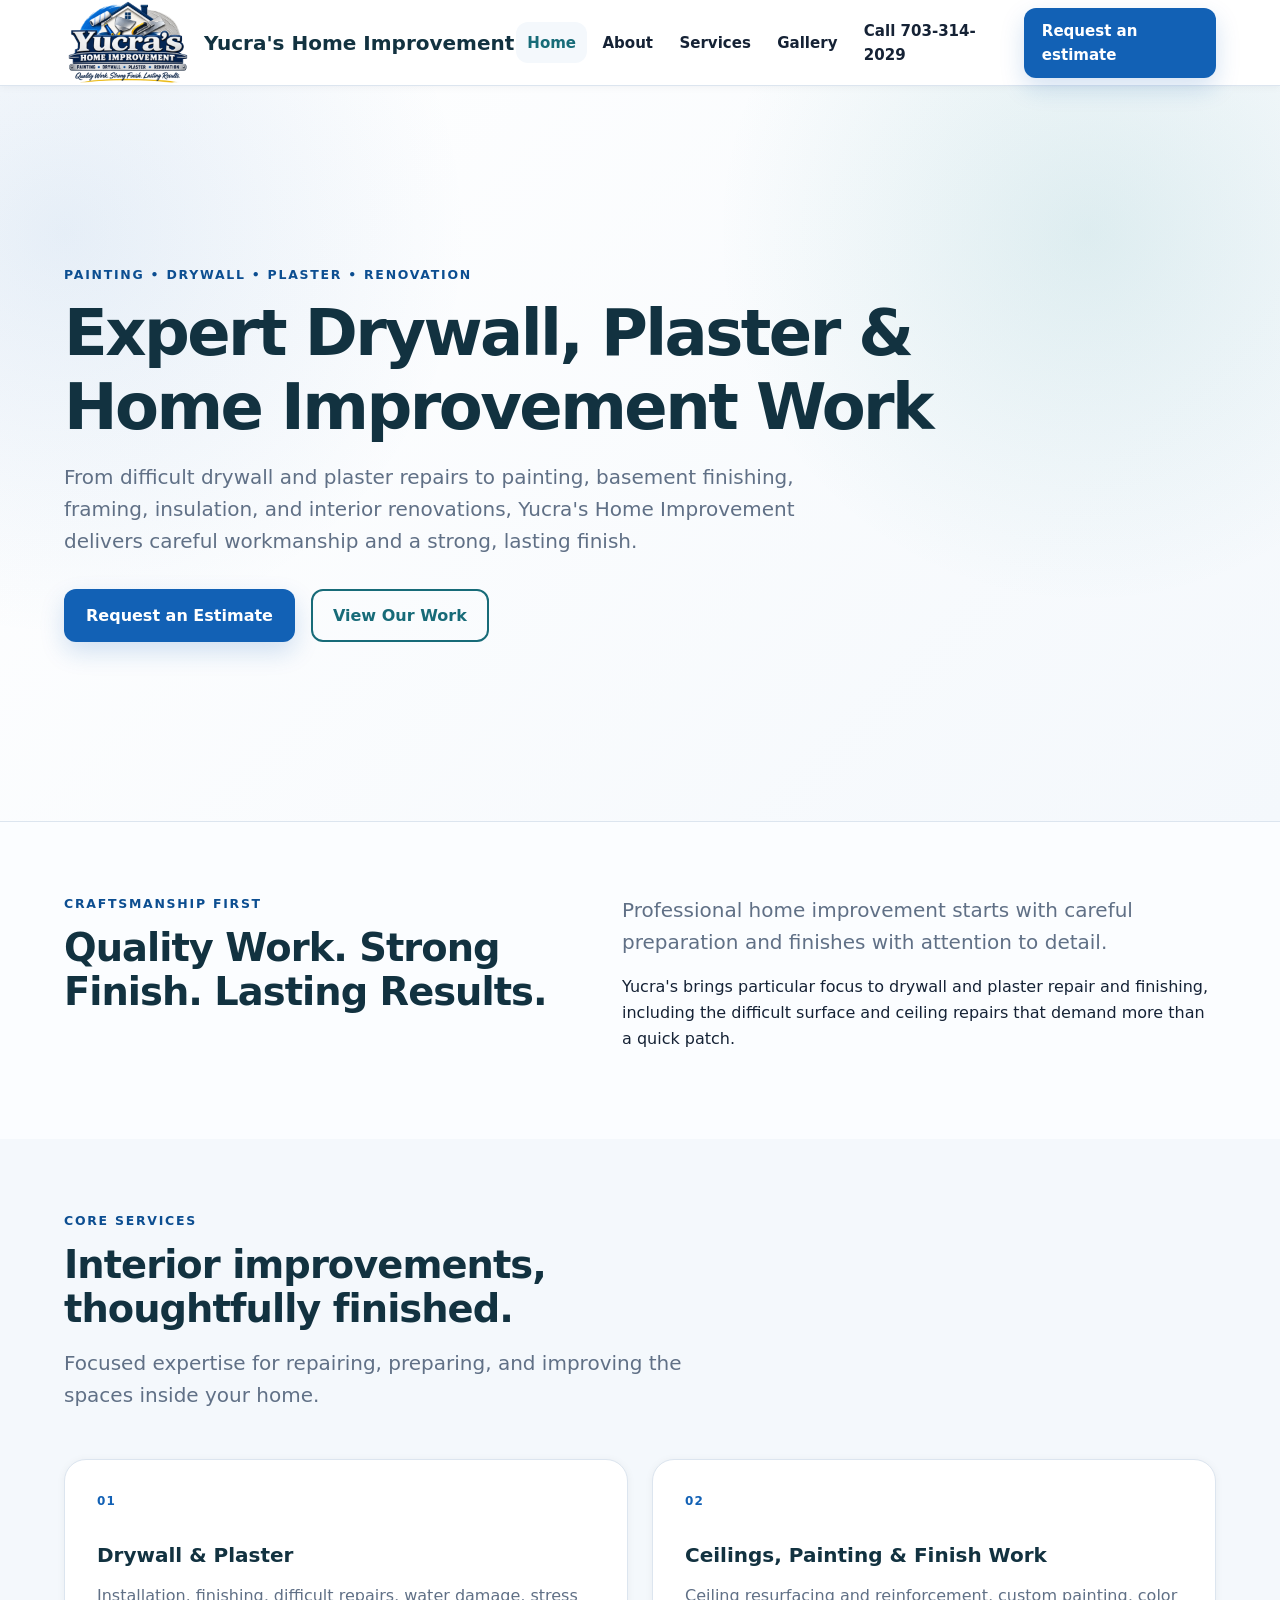
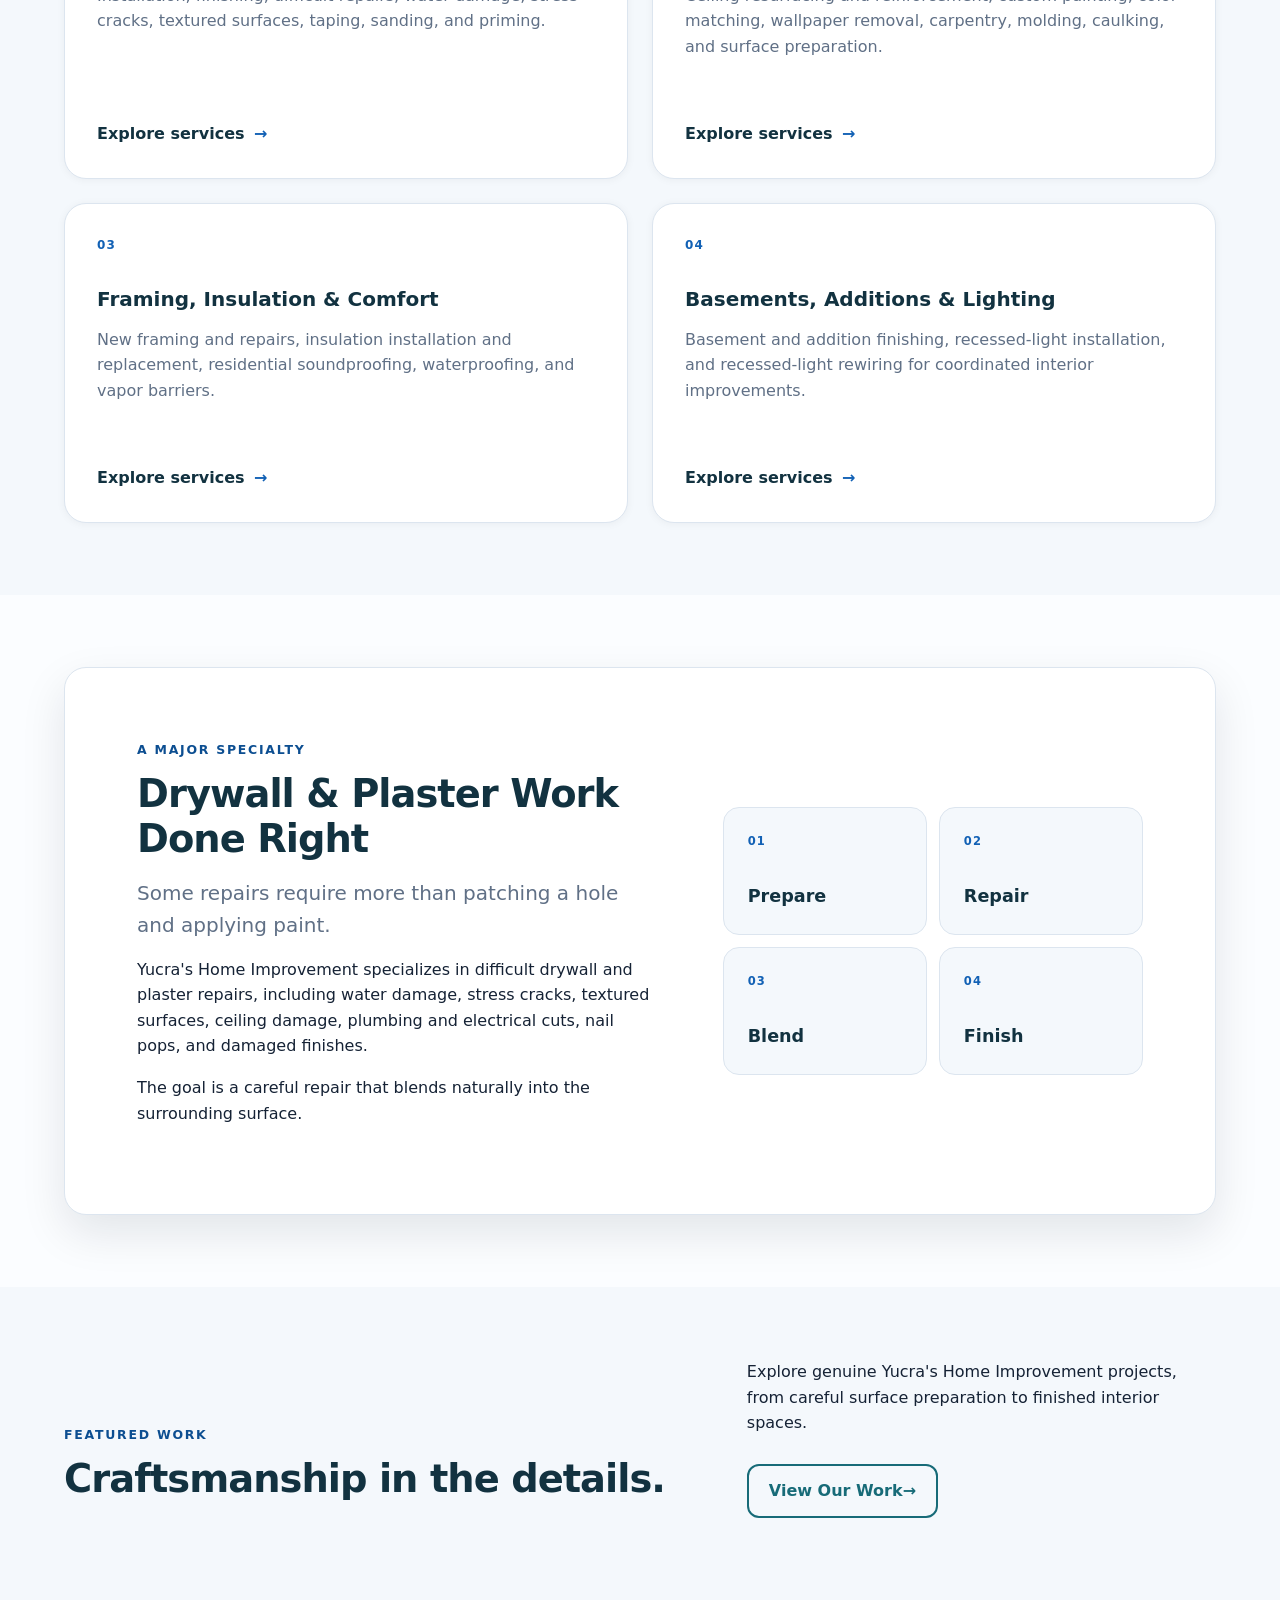
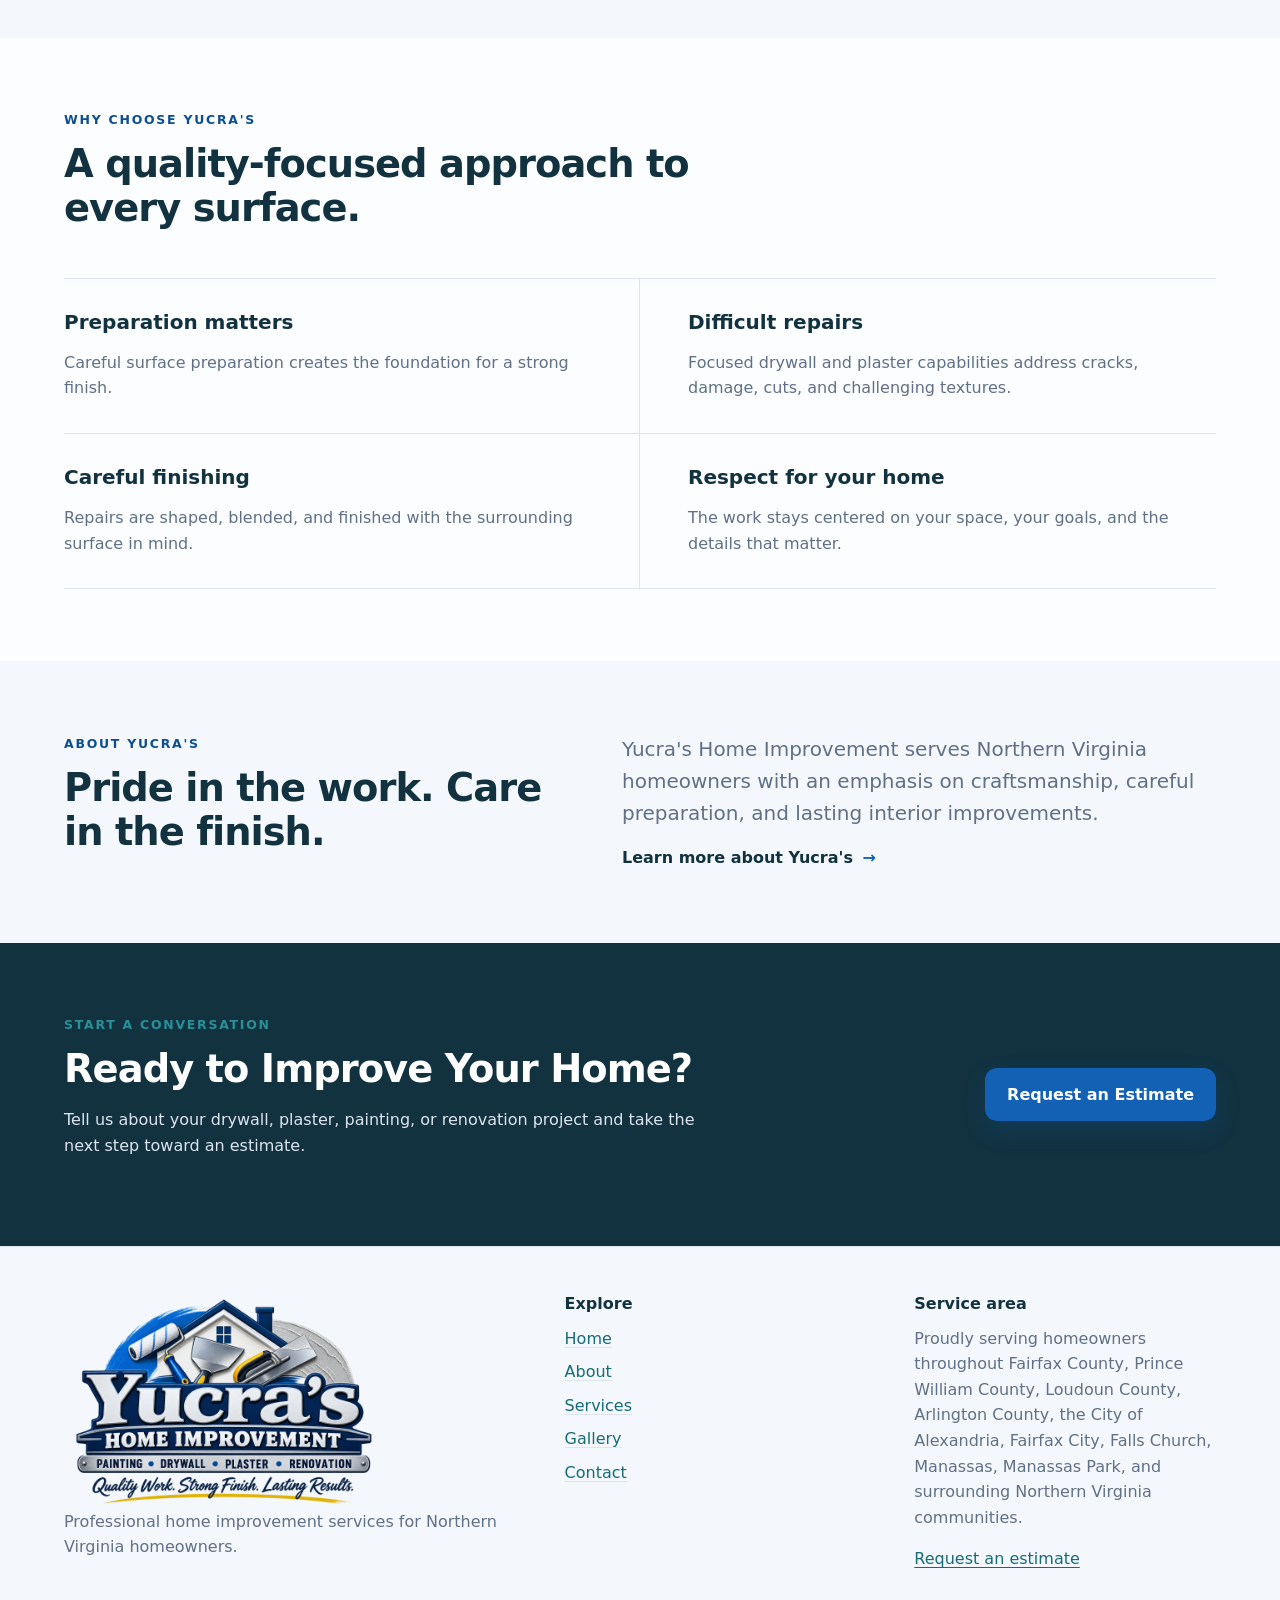
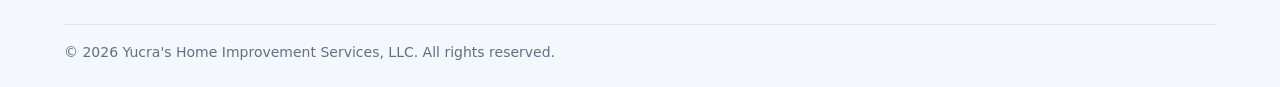
<file: index.html>
<!doctype html>
<html lang="en">
<head>
  <meta charset="utf-8">
  <meta name="viewport" content="width=device-width,initial-scale=1">
  <meta name="description" content="Expert drywall, plaster, painting, and interior renovation work for homeowners throughout Northern Virginia.">
  <title>Yucra's Home Improvement Services</title>
  <link rel="icon" href="favicon.svg" type="image/svg+xml">
  <link rel="stylesheet" href="src/css/styles.css">
</head>
<body>
  <a class="skip-link" href="#main-content">Skip to main content</a>
  <header class="site-header">
    <div class="container site-header__inner">
      <a class="brand" href="index.html" aria-label="Yucra's Home Improvement, home"><img class="brand__mark brand__mark--approved" src="src/images/logo/logo_v2.png" width="1536" height="1024" alt="" decoding="async"><span class="brand__text">Yucra's Home Improvement</span></a>
      <button class="nav-toggle" type="button" aria-expanded="false" aria-controls="site-navigation" aria-label="Open navigation"><span class="nav-toggle__icon" aria-hidden="true"></span></button>
      <nav class="site-nav" id="site-navigation" aria-label="Primary navigation"><a href="index.html" aria-current="page">Home</a><a href="about.html">About</a><a href="services.html">Services</a><a href="gallery.html">Gallery</a><a class="header-phone" href="tel:+17033142029" aria-label="Call Yucra's Home Improvement at 703-314-2029"><span aria-hidden="true">Call</span> 703-314-2029</a><a class="button" href="contact.html#estimate-form">Request an estimate</a></nav>
    </div>
  </header>
  <main id="main-content">
    <section class="page-hero home-hero" aria-labelledby="home-title">
      <div class="container home-hero__inner"><div class="home-hero__content"><p class="eyebrow">Painting &bull; Drywall &bull; Plaster &bull; Renovation</p><h1 id="home-title">Expert Drywall, Plaster &amp; Home Improvement Work</h1><p class="lede">From difficult drywall and plaster repairs to painting, basement finishing, framing, insulation, and interior renovations, Yucra's Home Improvement delivers careful workmanship and a strong, lasting finish.</p><div class="button-group"><a class="button" href="contact.html#estimate-form">Request an Estimate</a><a class="button button--outline" href="gallery.html#gallery-start">View Our Work</a></div></div></div>
    </section>

    <section class="section" aria-labelledby="specialty-title">
      <div class="container intro-grid"><div><p class="eyebrow">Craftsmanship first</p><h2 id="specialty-title">Quality Work. Strong Finish. Lasting Results.</h2></div><div class="intro-copy"><p class="lede">Professional home improvement starts with careful preparation and finishes with attention to detail.</p><p>Yucra's brings particular focus to drywall and plaster repair and finishing, including the difficult surface and ceiling repairs that demand more than a quick patch.</p></div></div>
    </section>

    <section class="section section--soft" aria-labelledby="services-title">
      <div class="container"><div class="section-heading"><p class="eyebrow">Core services</p><h2 id="services-title">Interior improvements, thoughtfully finished.</h2><p class="lede">Focused expertise for repairing, preparing, and improving the spaces inside your home.</p></div><div class="service-grid">
        <article class="service-card"><span class="service-card__number">01</span><h3>Drywall &amp; Plaster</h3><p>Installation, finishing, difficult repairs, water damage, stress cracks, textured surfaces, taping, sanding, and priming.</p><a class="text-link" href="services.html#drywall-plaster">Explore services <span aria-hidden="true">&rarr;</span></a></article>
        <article class="service-card"><span class="service-card__number">02</span><h3>Ceilings, Painting &amp; Finish Work</h3><p>Ceiling resurfacing and reinforcement, custom painting, color matching, wallpaper removal, carpentry, molding, caulking, and surface preparation.</p><a class="text-link" href="services.html#ceilings-painting">Explore services <span aria-hidden="true">&rarr;</span></a></article>
        <article class="service-card"><span class="service-card__number">03</span><h3>Framing, Insulation &amp; Comfort</h3><p>New framing and repairs, insulation installation and replacement, residential soundproofing, waterproofing, and vapor barriers.</p><a class="text-link" href="services.html#framing-insulation">Explore services <span aria-hidden="true">&rarr;</span></a></article>
        <article class="service-card"><span class="service-card__number">04</span><h3>Basements, Additions &amp; Lighting</h3><p>Basement and addition finishing, recessed-light installation, and recessed-light rewiring for coordinated interior improvements.</p><a class="text-link" href="services.html#basements-lighting">Explore services <span aria-hidden="true">&rarr;</span></a></article>
      </div></div>
    </section>

    <section class="section" aria-labelledby="drywall-title">
      <div class="container specialty-panel"><div class="specialty-panel__copy"><p class="eyebrow">A major specialty</p><h2 id="drywall-title">Drywall &amp; Plaster Work Done Right</h2><p class="lede">Some repairs require more than patching a hole and applying paint.</p><p>Yucra's Home Improvement specializes in difficult drywall and plaster repairs, including water damage, stress cracks, textured surfaces, ceiling damage, plumbing and electrical cuts, nail pops, and damaged finishes.</p><p>The goal is a careful repair that blends naturally into the surrounding surface.</p></div><ol class="process-list" aria-label="Drywall and plaster repair process"><li><span>01</span><strong>Prepare</strong></li><li><span>02</span><strong>Repair</strong></li><li><span>03</span><strong>Blend</strong></li><li><span>04</span><strong>Finish</strong></li></ol></div>
    </section>

    <section class="section section--soft" aria-labelledby="work-title">
      <div class="container"><div class="section-heading section-heading--split"><div><p class="eyebrow">Featured work</p><h2 id="work-title">Craftsmanship in the details.</h2></div><div><p>Explore genuine Yucra's Home Improvement projects, from careful surface preparation to finished interior spaces.</p><a class="button button--outline" href="gallery.html#gallery-start">View Our Work <span aria-hidden="true">&rarr;</span></a></div></div></div>
    </section>

    <section class="section" aria-labelledby="why-title">
      <div class="container"><div class="section-heading"><p class="eyebrow">Why choose Yucra's</p><h2 id="why-title">A quality-focused approach to every surface.</h2></div><div class="feature-list"><article><h3>Preparation matters</h3><p>Careful surface preparation creates the foundation for a strong finish.</p></article><article><h3>Difficult repairs</h3><p>Focused drywall and plaster capabilities address cracks, damage, cuts, and challenging textures.</p></article><article><h3>Careful finishing</h3><p>Repairs are shaped, blended, and finished with the surrounding surface in mind.</p></article><article><h3>Respect for your home</h3><p>The work stays centered on your space, your goals, and the details that matter.</p></article></div></div>
    </section>

    <section class="section section--soft" aria-labelledby="about-preview-title">
      <div class="container about-preview"><div><p class="eyebrow">About Yucra's</p><h2 id="about-preview-title">Pride in the work. Care in the finish.</h2></div><div><p class="lede">Yucra's Home Improvement serves Northern Virginia homeowners with an emphasis on craftsmanship, careful preparation, and lasting interior improvements.</p><a class="text-link" href="about.html">Learn more about Yucra's <span aria-hidden="true">&rarr;</span></a></div></div>
    </section>

    <section class="section home-cta" aria-labelledby="estimate-title">
      <div class="container home-cta__inner"><div><p class="eyebrow">Start a conversation</p><h2 id="estimate-title">Ready to Improve Your Home?</h2><p>Tell us about your drywall, plaster, painting, or renovation project and take the next step toward an estimate.</p></div><a class="button" href="contact.html#estimate-form">Request an Estimate</a></div>
    </section>
  </main>
  <footer class="site-footer">
    <div class="container"><div class="site-footer__grid"><div><a class="footer-logo-link" href="index.html" aria-label="Yucra's Home Improvement, home"><img class="footer-logo" src="src/images/logo/logo_v2.png" width="1536" height="1024" alt="" loading="lazy" decoding="async"></a><p>Professional home improvement services for Northern Virginia homeowners.</p></div><nav aria-label="Footer navigation"><h3>Explore</h3><ul class="footer-links"><li><a href="index.html">Home</a></li><li><a href="about.html">About</a></li><li><a href="services.html">Services</a></li><li><a href="gallery.html">Gallery</a></li><li><a href="contact.html">Contact</a></li></ul></nav><div><h3>Service area</h3><p>Proudly serving homeowners throughout Fairfax County, Prince William County, Loudoun County, Arlington County, the City of Alexandria, Fairfax City, Falls Church, Manassas, Manassas Park, and surrounding Northern Virginia communities.</p><a href="contact.html#estimate-form">Request an estimate</a></div></div><div class="site-footer__bottom">&copy; <span data-current-year>2026</span> Yucra's Home Improvement Services, LLC. All rights reserved.</div></div>
  </footer>
  <script src="src/js/main.js" defer></script>
</body>
</html>
</file>
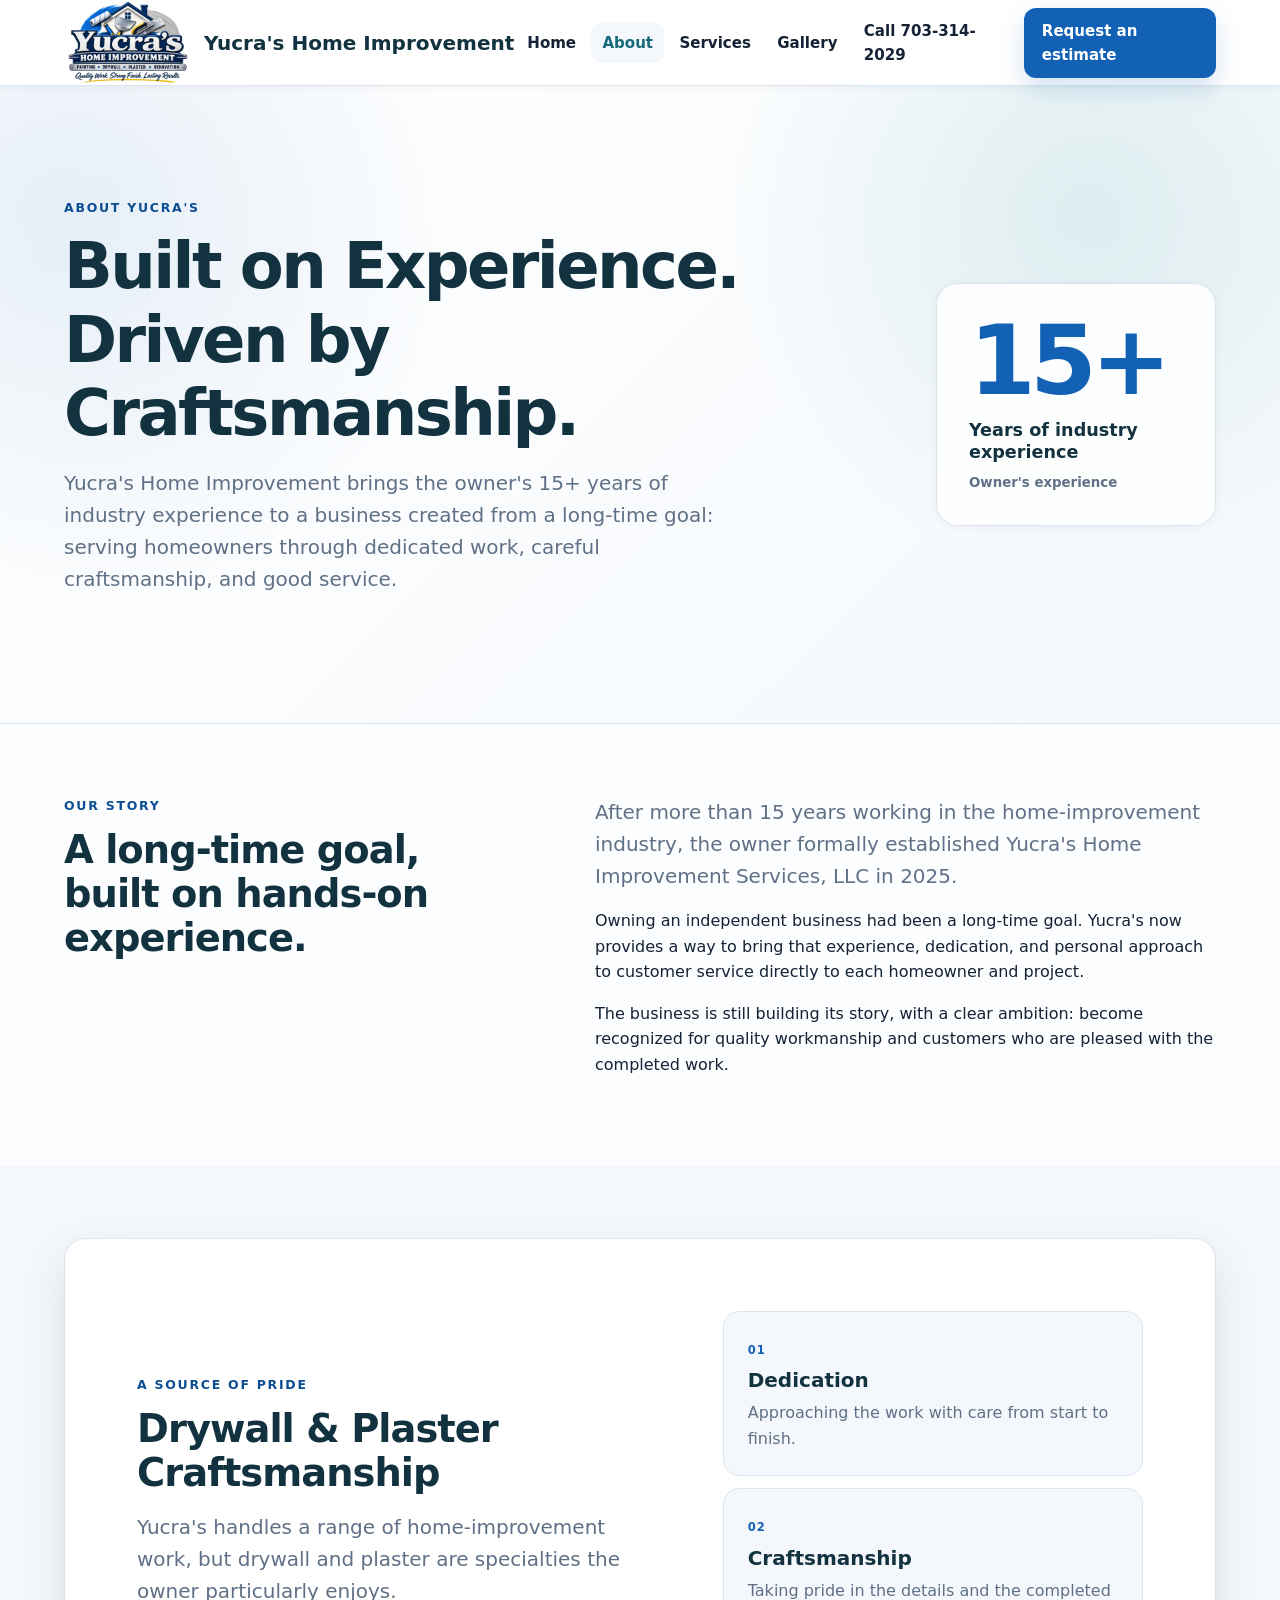
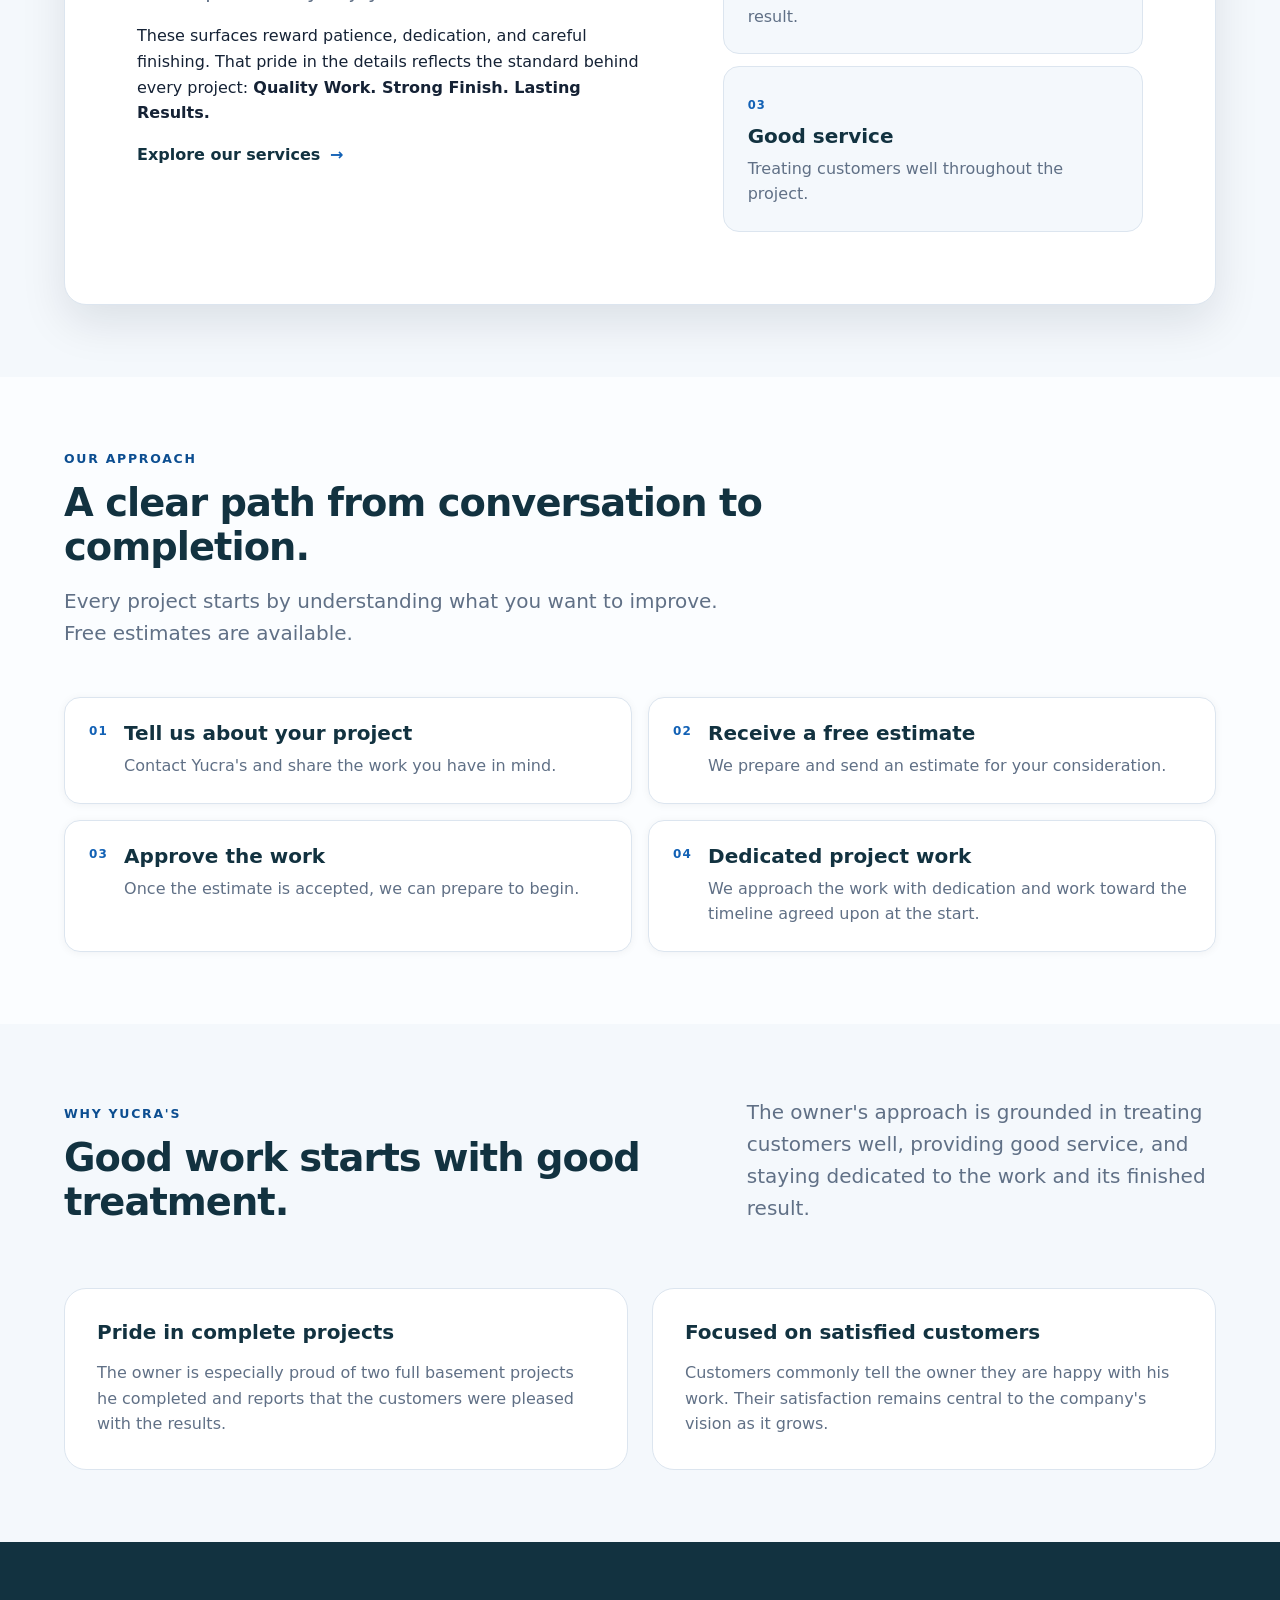
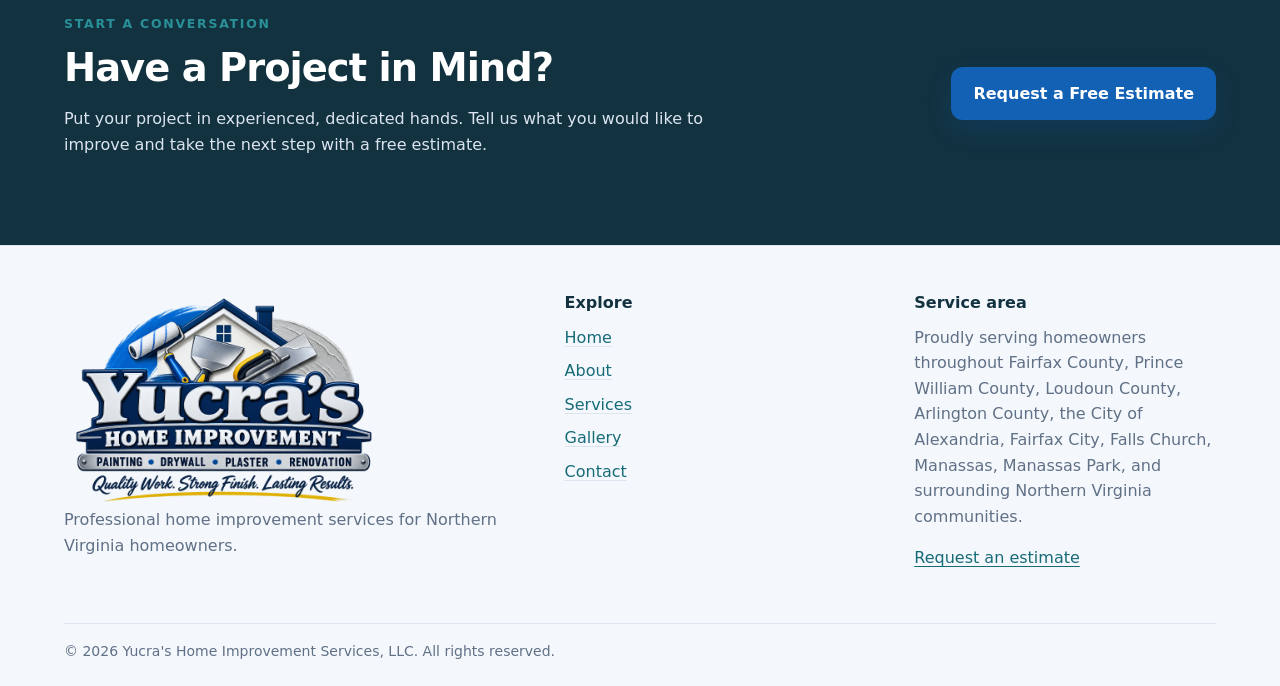
<file: about.html>
<!doctype html>
<html lang="en">
<head><meta charset="utf-8"><meta name="viewport" content="width=device-width,initial-scale=1"><meta name="description" content="Learn about the experience, craftsmanship, and customer-focused approach behind Yucra's Home Improvement Services."><title>About | Yucra's Home Improvement</title><link rel="icon" href="favicon.svg" type="image/svg+xml"><link rel="stylesheet" href="src/css/styles.css"></head>
<body>
  <a class="skip-link" href="#main-content">Skip to main content</a>
  <header class="site-header"><div class="container site-header__inner"><a class="brand" href="index.html" aria-label="Yucra's Home Improvement, home"><img class="brand__mark brand__mark--approved" src="src/images/logo/logo_v2.png" width="1536" height="1024" alt="" decoding="async"><span class="brand__text">Yucra's Home Improvement</span></a><button class="nav-toggle" type="button" aria-expanded="false" aria-controls="site-navigation" aria-label="Open navigation"><span class="nav-toggle__icon" aria-hidden="true"></span></button><nav class="site-nav" id="site-navigation" aria-label="Primary navigation"><a href="index.html">Home</a><a href="about.html" aria-current="page">About</a><a href="services.html">Services</a><a href="gallery.html">Gallery</a><a class="header-phone" href="tel:+17033142029" aria-label="Call Yucra's Home Improvement at 703-314-2029"><span aria-hidden="true">Call</span> 703-314-2029</a><a class="button" href="contact.html#estimate-form">Request an estimate</a></nav></div></header>
  <main id="main-content">
    <section class="page-hero about-hero" aria-labelledby="about-title">
      <div class="container about-hero__grid"><div><p class="eyebrow">About Yucra's</p><h1 id="about-title">Built on Experience. Driven by Craftsmanship.</h1><p class="lede">Yucra's Home Improvement brings the owner's 15+ years of industry experience to a business created from a long-time goal: serving homeowners through dedicated work, careful craftsmanship, and good service.</p></div><div class="experience-highlight" aria-label="More than 15 years of industry experience held by the owner"><strong>15+</strong><span>Years of industry experience</span><small>Owner's experience</small></div></div>
    </section>

    <section class="section" aria-labelledby="story-title">
      <div class="container about-story"><div><p class="eyebrow">Our story</p><h2 id="story-title">A long-time goal, built on hands-on experience.</h2></div><div class="about-story__copy"><p class="lede">After more than 15 years working in the home-improvement industry, the owner formally established Yucra's Home Improvement Services, LLC in 2025.</p><p>Owning an independent business had been a long-time goal. Yucra's now provides a way to bring that experience, dedication, and personal approach to customer service directly to each homeowner and project.</p><p>The business is still building its story, with a clear ambition: become recognized for quality workmanship and customers who are pleased with the completed work.</p></div></div>
    </section>

    <section class="section section--soft" aria-labelledby="craft-title">
      <div class="container specialty-panel about-specialty"><div class="specialty-panel__copy"><p class="eyebrow">A source of pride</p><h2 id="craft-title">Drywall &amp; Plaster Craftsmanship</h2><p class="lede">Yucra's handles a range of home-improvement work, but drywall and plaster are specialties the owner particularly enjoys.</p><p>These surfaces reward patience, dedication, and careful finishing. That pride in the details reflects the standard behind every project: <strong>Quality Work. Strong Finish. Lasting Results.</strong></p><a class="text-link" href="services.html">Explore our services <span aria-hidden="true">&rarr;</span></a></div><div class="craft-principles" aria-label="Craftsmanship principles"><div><span>01</span><h3>Dedication</h3><p>Approaching the work with care from start to finish.</p></div><div><span>02</span><h3>Craftsmanship</h3><p>Taking pride in the details and the completed result.</p></div><div><span>03</span><h3>Good service</h3><p>Treating customers well throughout the project.</p></div></div></div>
    </section>

    <section class="section" aria-labelledby="approach-title">
      <div class="container"><div class="section-heading"><p class="eyebrow">Our approach</p><h2 id="approach-title">A clear path from conversation to completion.</h2><p class="lede">Every project starts by understanding what you want to improve. Free estimates are available.</p></div><ol class="about-process"><li><span>01</span><div><h3>Tell us about your project</h3><p>Contact Yucra's and share the work you have in mind.</p></div></li><li><span>02</span><div><h3>Receive a free estimate</h3><p>We prepare and send an estimate for your consideration.</p></div></li><li><span>03</span><div><h3>Approve the work</h3><p>Once the estimate is accepted, we can prepare to begin.</p></div></li><li><span>04</span><div><h3>Dedicated project work</h3><p>We approach the work with dedication and work toward the timeline agreed upon at the start.</p></div></li></ol></div>
    </section>

    <section class="section section--soft" aria-labelledby="why-about-title">
      <div class="container"><div class="section-heading section-heading--split"><div><p class="eyebrow">Why Yucra's</p><h2 id="why-about-title">Good work starts with good treatment.</h2></div><p class="lede">The owner's approach is grounded in treating customers well, providing good service, and staying dedicated to the work and its finished result.</p></div><div class="about-proof"><article><h3>Pride in complete projects</h3><p>The owner is especially proud of two full basement projects he completed and reports that the customers were pleased with the results.</p></article><article><h3>Focused on satisfied customers</h3><p>Customers commonly tell the owner they are happy with his work. Their satisfaction remains central to the company's vision as it grows.</p></article></div></div>
    </section>

    <section class="section home-cta" aria-labelledby="about-cta-title">
      <div class="container home-cta__inner"><div><p class="eyebrow">Start a conversation</p><h2 id="about-cta-title">Have a Project in Mind?</h2><p>Put your project in experienced, dedicated hands. Tell us what you would like to improve and take the next step with a free estimate.</p></div><a class="button" href="contact.html#estimate-form">Request a Free Estimate</a></div>
    </section>
  </main>
  <footer class="site-footer"><div class="container"><div class="site-footer__grid"><div><a class="footer-logo-link" href="index.html" aria-label="Yucra's Home Improvement, home"><img class="footer-logo" src="src/images/logo/logo_v2.png" width="1536" height="1024" alt="" loading="lazy" decoding="async"></a><p>Professional home improvement services for Northern Virginia homeowners.</p></div><nav aria-label="Footer navigation"><h3>Explore</h3><ul class="footer-links"><li><a href="index.html">Home</a></li><li><a href="about.html">About</a></li><li><a href="services.html">Services</a></li><li><a href="gallery.html">Gallery</a></li><li><a href="contact.html">Contact</a></li></ul></nav><div><h3>Service area</h3><p>Proudly serving homeowners throughout Fairfax County, Prince William County, Loudoun County, Arlington County, the City of Alexandria, Fairfax City, Falls Church, Manassas, Manassas Park, and surrounding Northern Virginia communities.</p><a href="contact.html#estimate-form">Request an estimate</a></div></div><div class="site-footer__bottom">&copy; <span data-current-year>2026</span> Yucra's Home Improvement Services, LLC. All rights reserved.</div></div></footer>
  <script src="src/js/main.js" defer></script>
</body>
</html>
</file>
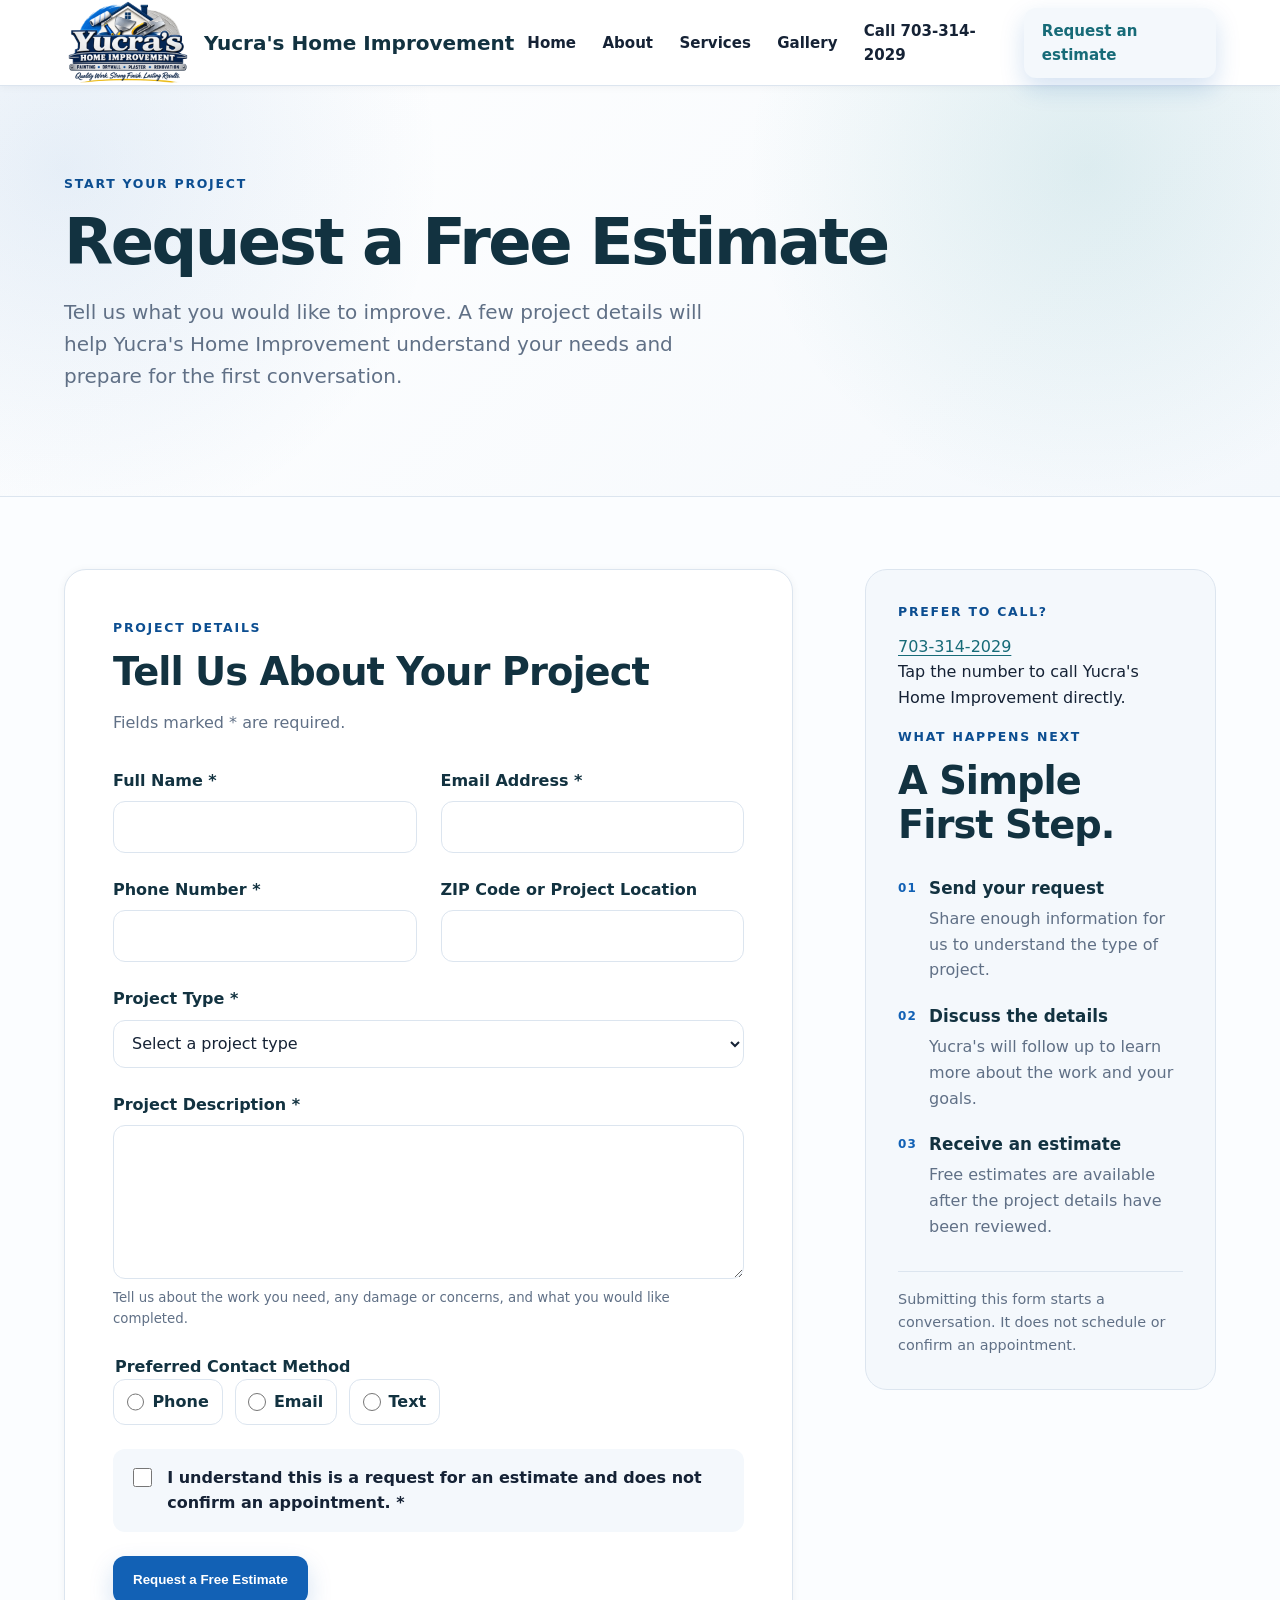
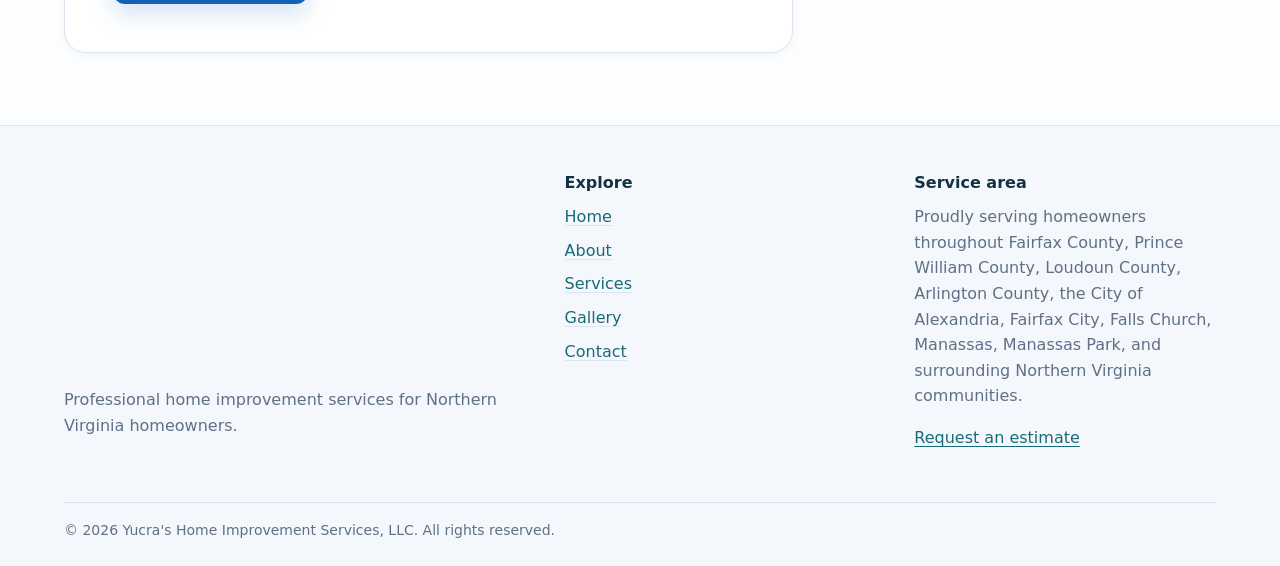
<file: contact.html>
<!doctype html>
<html lang="en">
<head><meta charset="utf-8"><meta name="viewport" content="width=device-width,initial-scale=1"><meta name="description" content="Request a free home-improvement estimate from Yucra's Home Improvement Services."><title>Request a Free Estimate | Yucra's Home Improvement</title><link rel="icon" href="favicon.svg" type="image/svg+xml"><link rel="stylesheet" href="src/css/styles.css"></head>
<body>
  <a class="skip-link" href="#main-content">Skip to main content</a>
  <header class="site-header"><div class="container site-header__inner"><a class="brand" href="index.html" aria-label="Yucra's Home Improvement, home"><img class="brand__mark brand__mark--approved" src="src/images/logo/logo_v2.png" width="1536" height="1024" alt="" decoding="async"><span class="brand__text">Yucra's Home Improvement</span></a><button class="nav-toggle" type="button" aria-expanded="false" aria-controls="site-navigation" aria-label="Open navigation"><span class="nav-toggle__icon" aria-hidden="true"></span></button><nav class="site-nav" id="site-navigation" aria-label="Primary navigation"><a href="index.html">Home</a><a href="about.html">About</a><a href="services.html">Services</a><a href="gallery.html">Gallery</a><a class="header-phone" href="tel:+17033142029" aria-label="Call Yucra's Home Improvement at 703-314-2029"><span aria-hidden="true">Call</span> 703-314-2029</a><a class="button" href="contact.html#estimate-form" aria-current="page">Request an estimate</a></nav></div></header>
  <main id="main-content">
    <section class="page-hero estimate-hero" aria-labelledby="estimate-page-title"><div class="container"><p class="eyebrow">Start your project</p><h1 id="estimate-page-title">Request a Free Estimate</h1><p class="lede">Tell us what you would like to improve. A few project details will help Yucra's Home Improvement understand your needs and prepare for the first conversation.</p></div></section>

    <section class="section" aria-labelledby="estimate-form-title"><div class="container estimate-layout"><div class="estimate-form-panel" id="estimate-form"><div class="section-heading"><p class="eyebrow">Project details</p><h2 id="estimate-form-title">Tell Us About Your Project</h2><p>Fields marked <span aria-hidden="true">*</span><span class="sr-only">with an asterisk</span> are required.</p></div>
      <!-- Replace FORM_ID with the live Formspree form ID before production. -->
      <form class="estimate-form" action="https://formspree.io/f/xjykkbya" method="POST" data-estimate-form>
        <input type="hidden" name="_subject" value="New estimate request from the Yucra's Home Improvement website">
        <div class="form-honeypot" aria-hidden="true"><label for="company-website">Leave this field empty</label><input id="company-website" name="_gotcha" type="text" tabindex="-1" autocomplete="off"></div>

        <div class="form-grid">
          <div class="form-field"><label for="full-name">Full Name <span aria-hidden="true">*</span></label><input id="full-name" name="full_name" type="text" autocomplete="name" required></div>
          <div class="form-field"><label for="email">Email Address <span aria-hidden="true">*</span></label><input id="email" name="email" type="email" autocomplete="email" required></div>
          <div class="form-field"><label for="phone">Phone Number <span aria-hidden="true">*</span></label><input id="phone" name="phone" type="tel" autocomplete="tel" required></div>
          <div class="form-field"><label for="project-location">ZIP Code or Project Location</label><input id="project-location" name="project_location" type="text" autocomplete="postal-code"></div>
        </div>

        <div class="form-field"><label for="project-type">Project Type <span aria-hidden="true">*</span></label><select id="project-type" name="project_type" required><option value="">Select a project type</option><option>Drywall &amp; Plaster</option><option>Ceilings, Painting &amp; Finish Work</option><option>Framing, Insulation &amp; Comfort</option><option>Basements, Additions &amp; Lighting</option><option>Other</option></select></div>

        <div class="form-field"><label for="project-description">Project Description <span aria-hidden="true">*</span></label><textarea id="project-description" name="project_description" rows="5" required></textarea><small>Tell us about the work you need, any damage or concerns, and what you would like completed.</small></div>

        <fieldset class="form-field form-options"><legend>Preferred Contact Method</legend><div><label><input type="radio" name="preferred_contact" value="Phone"> Phone</label><label><input type="radio" name="preferred_contact" value="Email"> Email</label><label><input type="radio" name="preferred_contact" value="Text"> Text</label></div></fieldset>

        <div class="form-consent"><input id="estimate-consent" name="estimate_request_acknowledgment" type="checkbox" value="Acknowledged" required><label for="estimate-consent">I understand this is a request for an estimate and does not confirm an appointment. <span aria-hidden="true">*</span></label></div>

        <div class="form-actions"><button class="button" type="submit" data-submit-button>Request a Free Estimate</button><p class="form-status" data-form-status role="status" aria-live="polite" tabindex="-1"></p></div>
      </form>
    </div><aside class="estimate-expectations" aria-labelledby="estimate-next-title"><div class="contact-phone"><p class="eyebrow">Prefer to call?</p><a href="tel:+17033142029" aria-label="Call Yucra's Home Improvement at 703-314-2029">703-314-2029</a><p>Tap the number to call Yucra's Home Improvement directly.</p></div><p class="eyebrow">What happens next</p><h2 id="estimate-next-title">A Simple First Step.</h2><ol><li><span>01</span><div><h3>Send your request</h3><p>Share enough information for us to understand the type of project.</p></div></li><li><span>02</span><div><h3>Discuss the details</h3><p>Yucra's will follow up to learn more about the work and your goals.</p></div></li><li><span>03</span><div><h3>Receive an estimate</h3><p>Free estimates are available after the project details have been reviewed.</p></div></li></ol><p class="estimate-note">Submitting this form starts a conversation. It does not schedule or confirm an appointment.</p></aside></div></section>
  </main>
  <footer class="site-footer"><div class="container"><div class="site-footer__grid"><div><a class="footer-logo-link" href="index.html" aria-label="Yucra's Home Improvement, home"><img class="footer-logo" src="src/images/logo/logo_v2.png" width="1536" height="1024" alt="" loading="lazy" decoding="async"></a><p>Professional home improvement services for Northern Virginia homeowners.</p></div><nav aria-label="Footer navigation"><h3>Explore</h3><ul class="footer-links"><li><a href="index.html">Home</a></li><li><a href="about.html">About</a></li><li><a href="services.html">Services</a></li><li><a href="gallery.html">Gallery</a></li><li><a href="contact.html">Contact</a></li></ul></nav><div><h3>Service area</h3><p>Proudly serving homeowners throughout Fairfax County, Prince William County, Loudoun County, Arlington County, the City of Alexandria, Fairfax City, Falls Church, Manassas, Manassas Park, and surrounding Northern Virginia communities.</p><a href="contact.html#estimate-form">Request an estimate</a></div></div><div class="site-footer__bottom">&copy; <span data-current-year>2026</span> Yucra's Home Improvement Services, LLC. All rights reserved.</div></div></footer>
  <script src="src/js/main.js" defer></script>
</body>
</html>
</file>
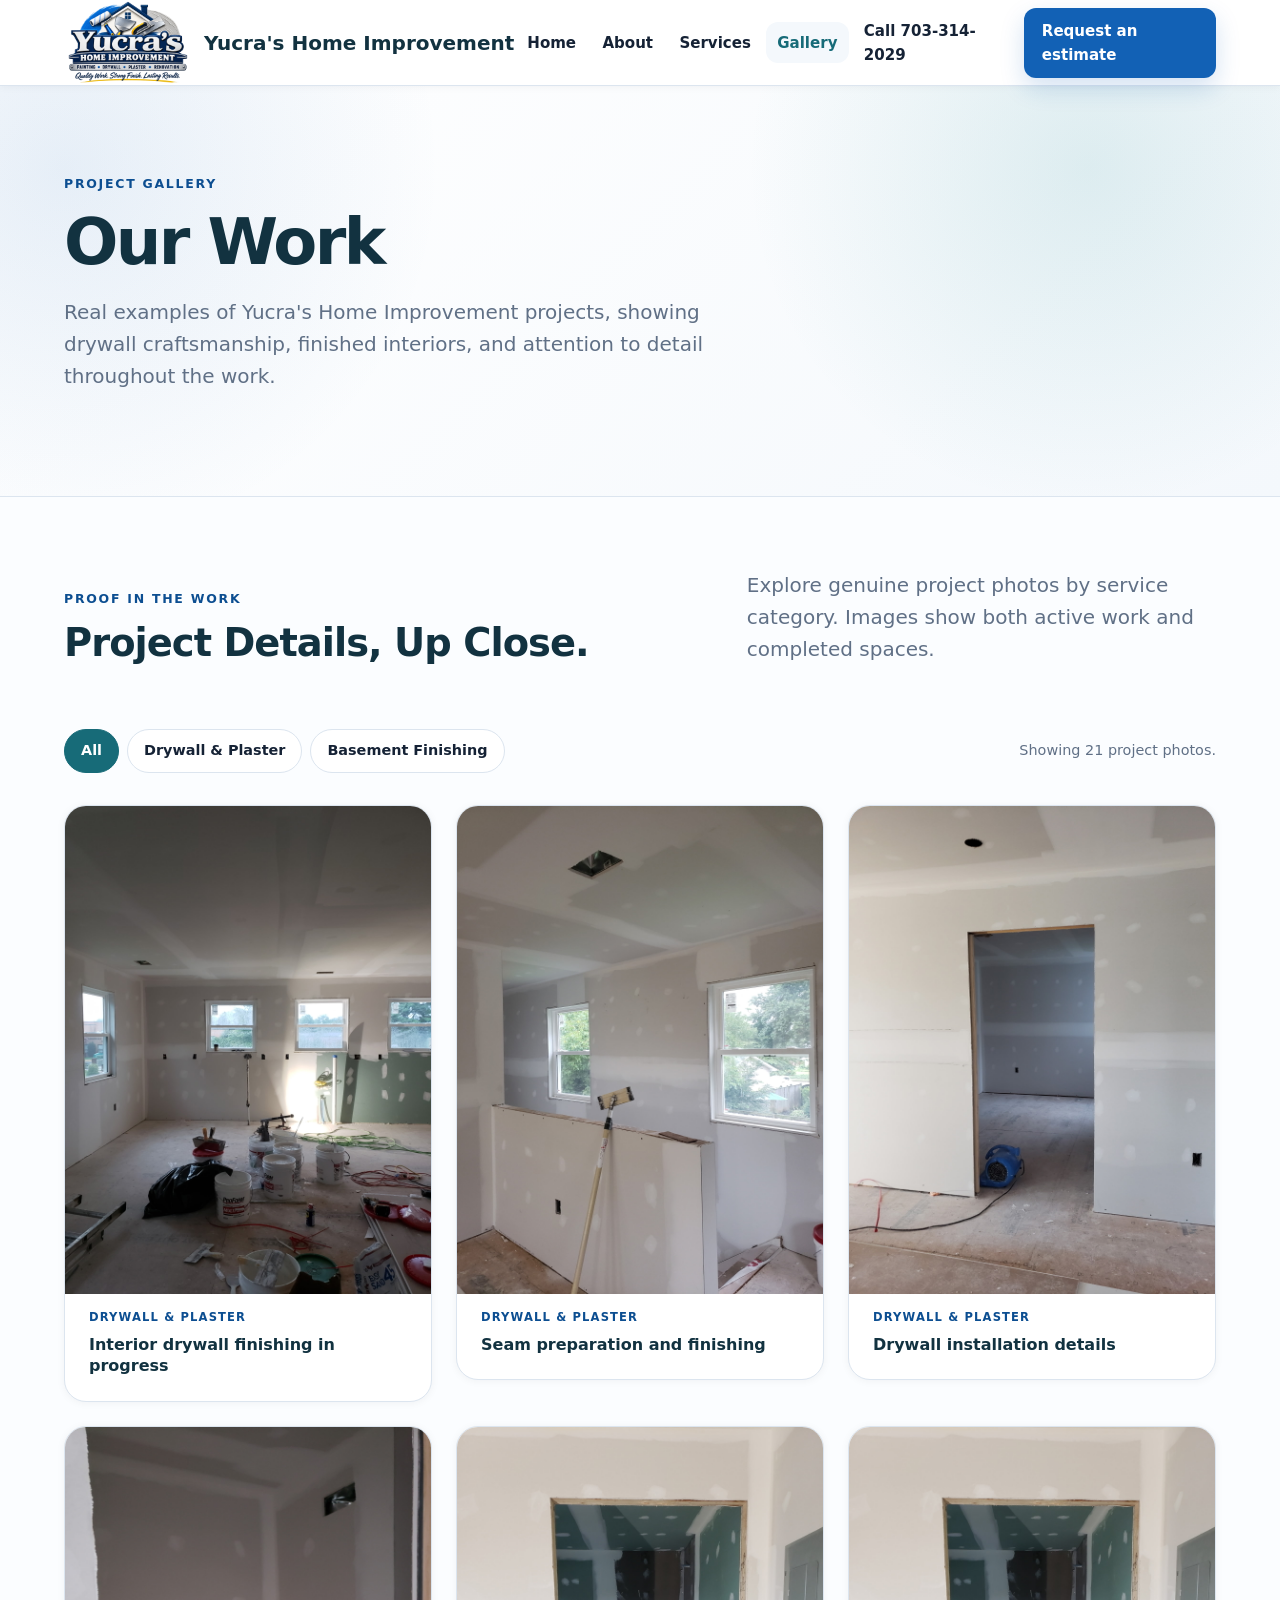
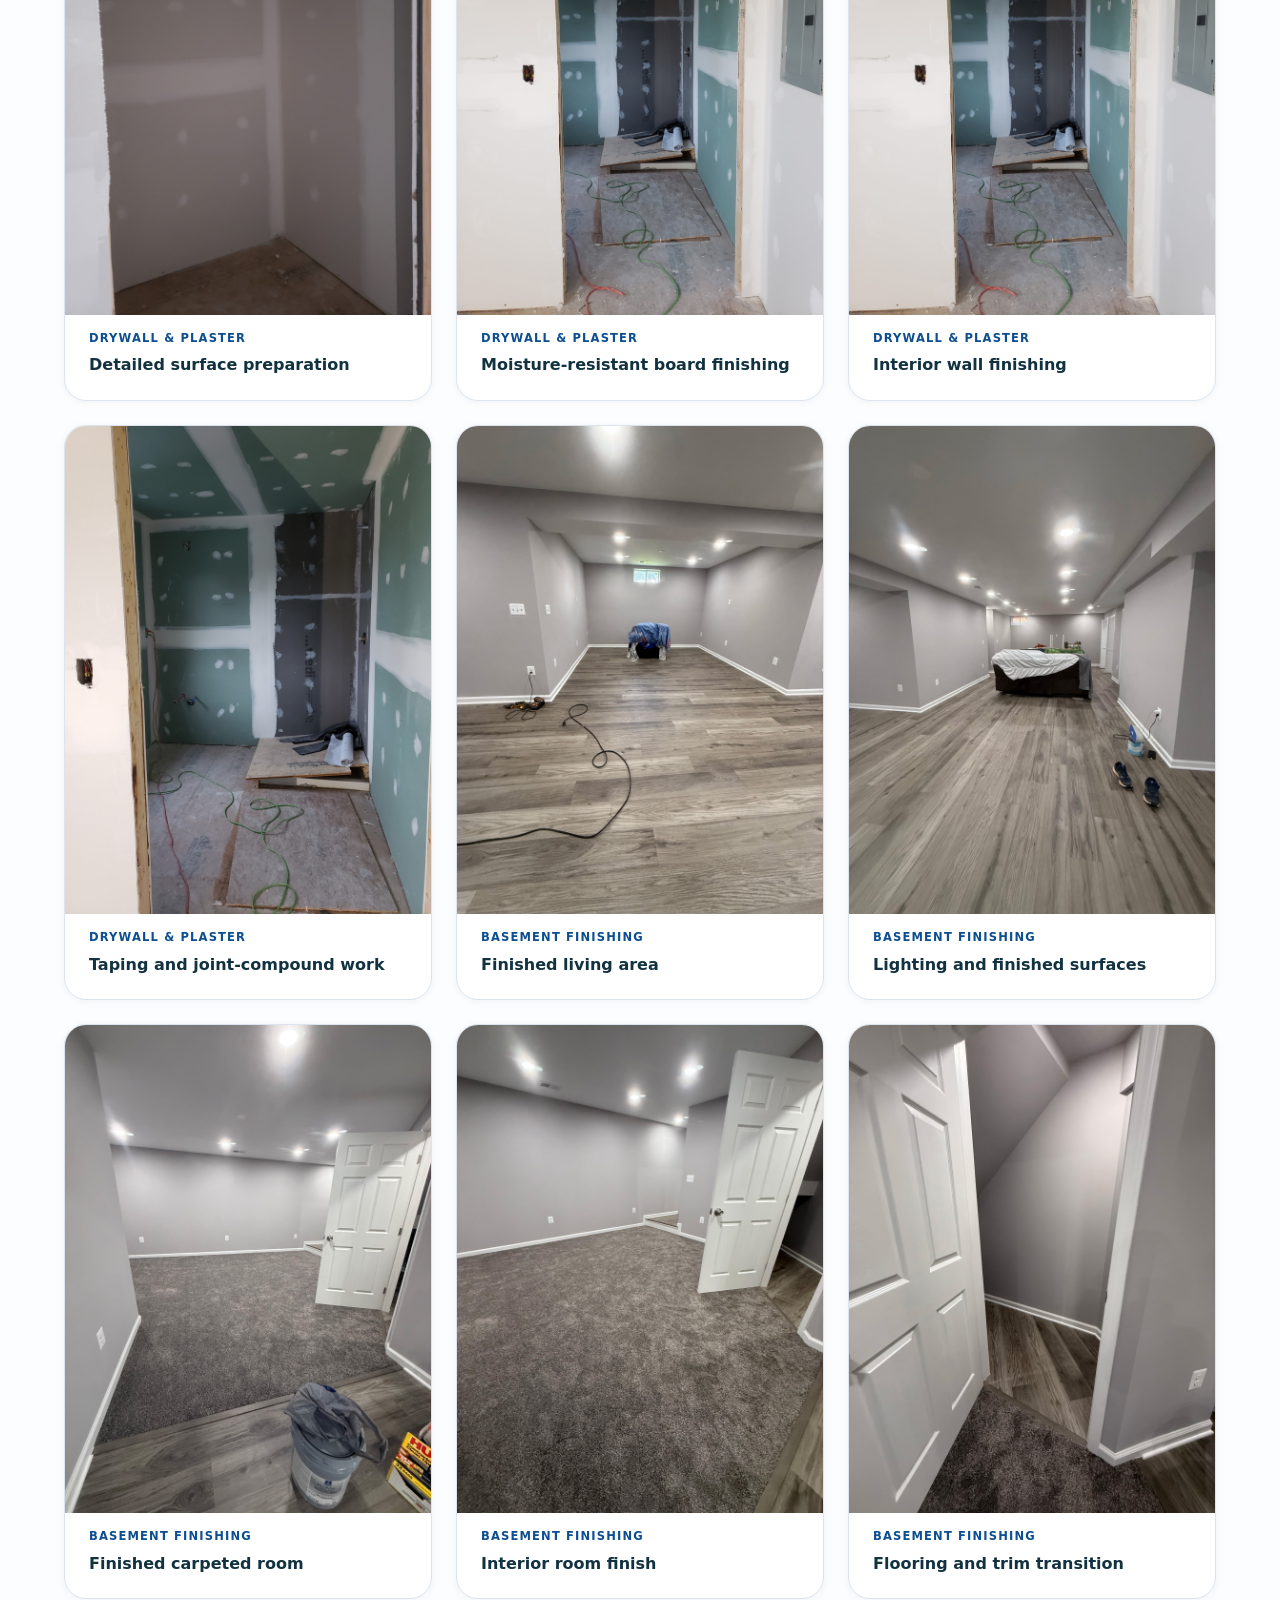
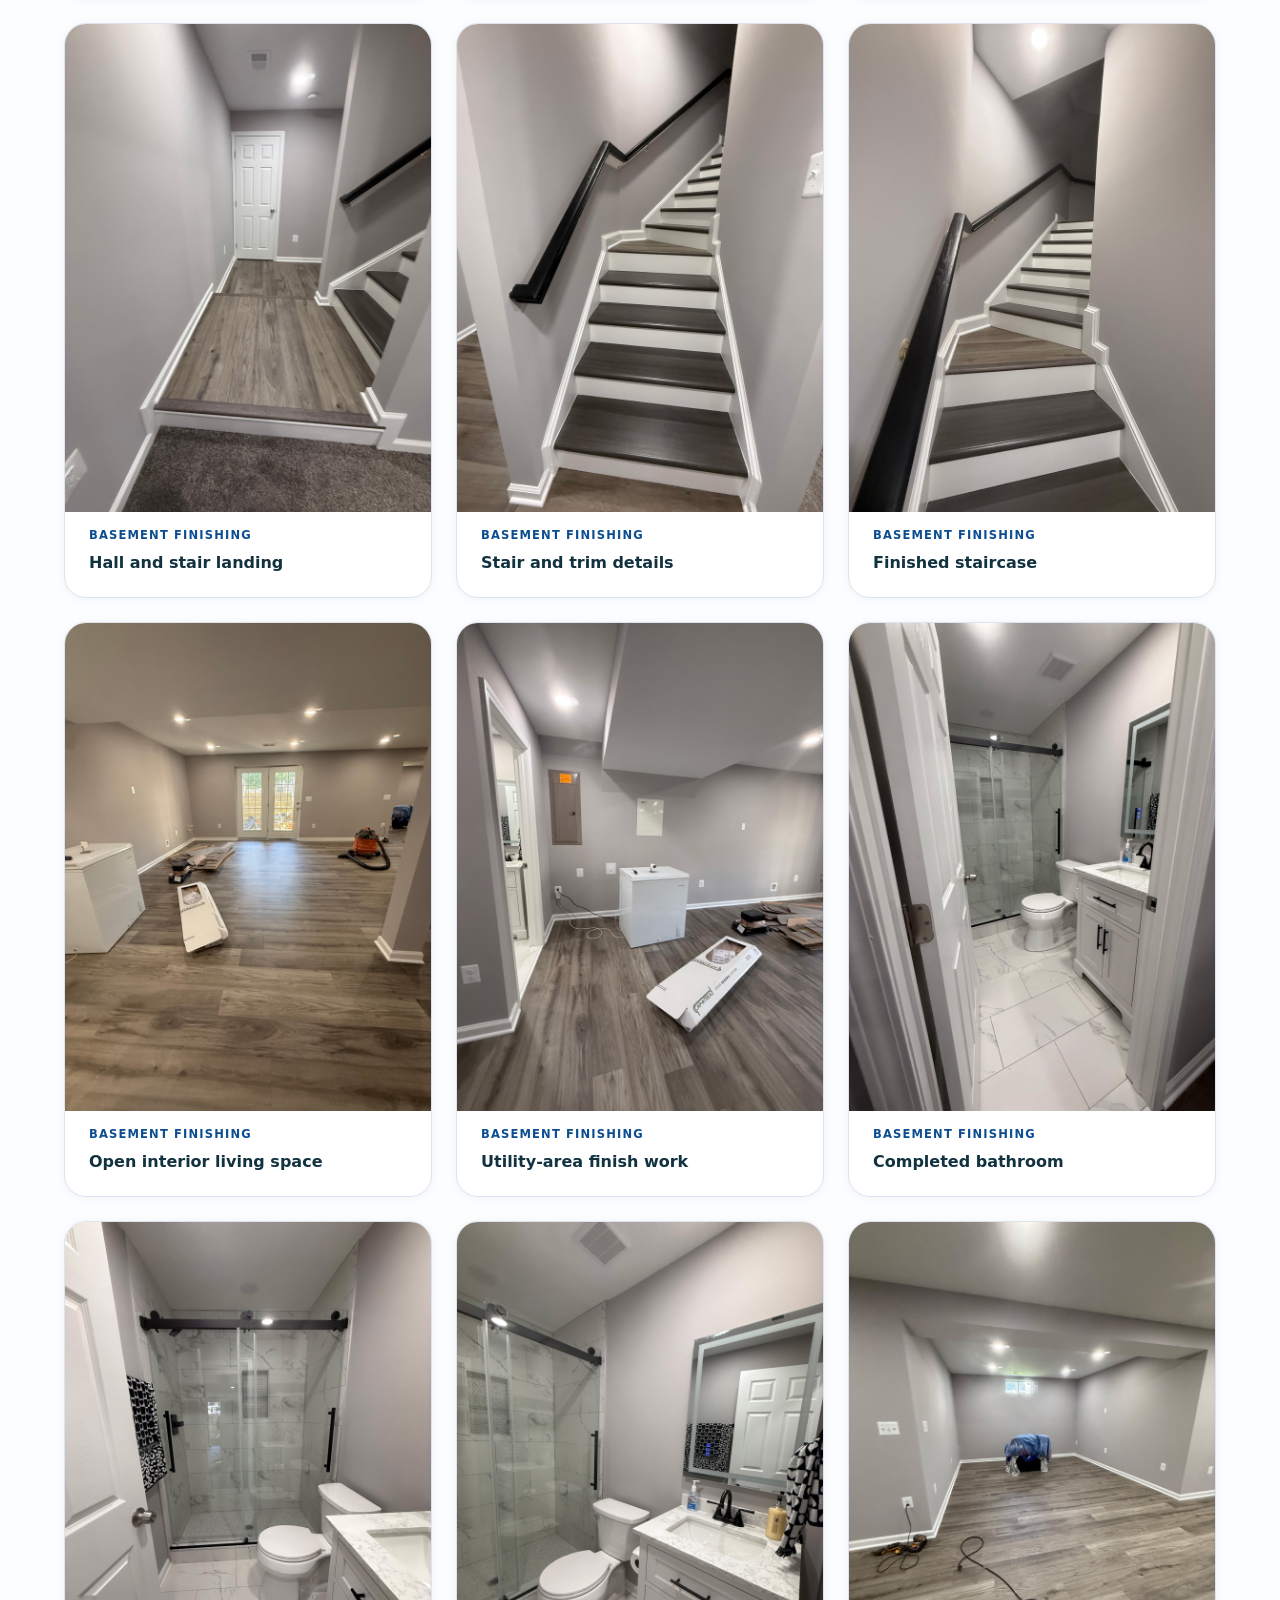
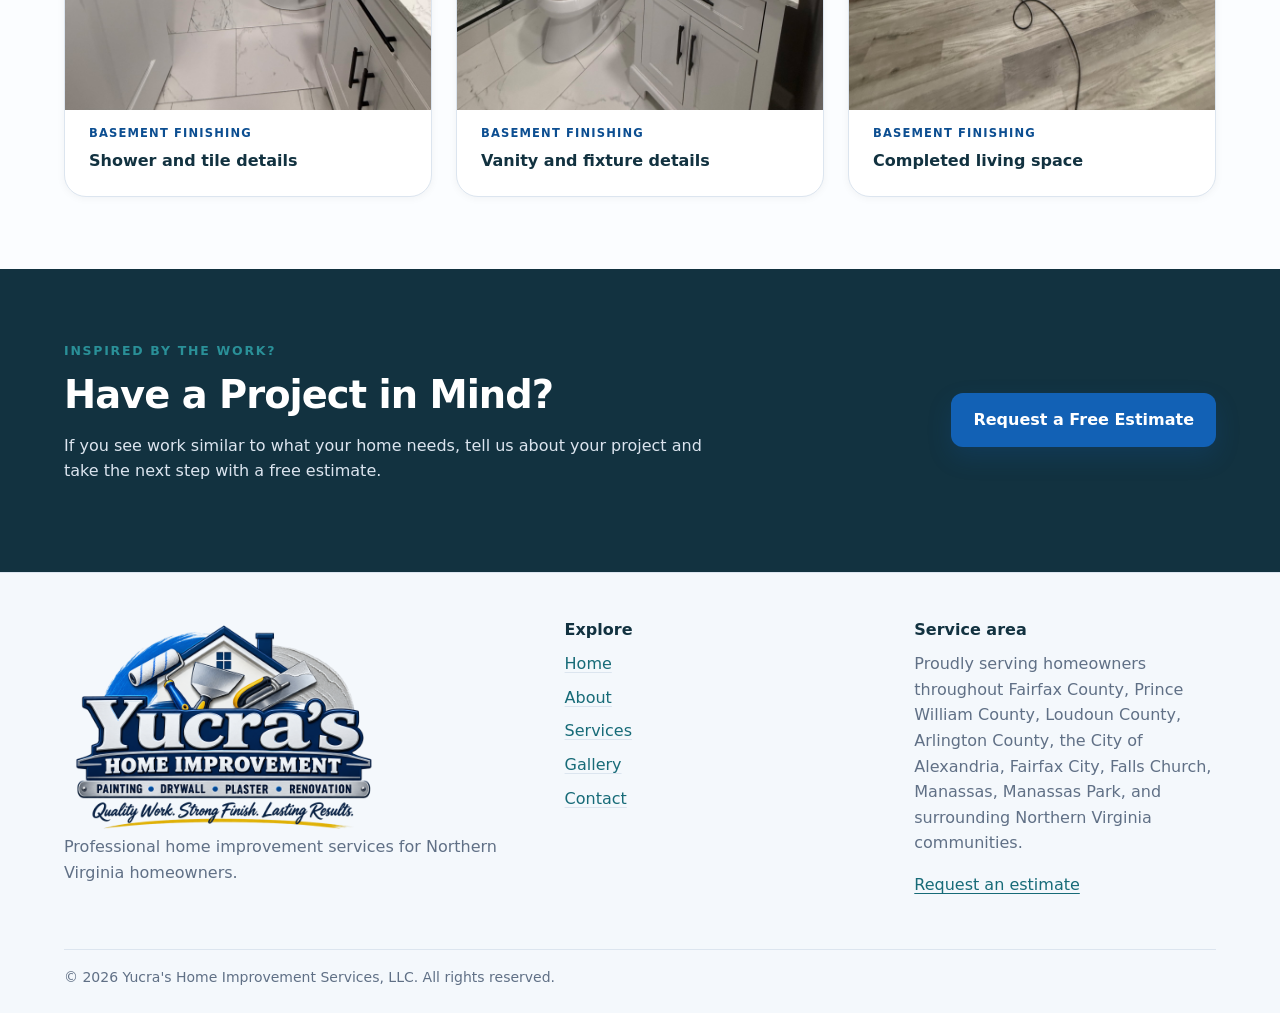
<file: gallery.html>
<!doctype html>
<html lang="en">
<head><meta charset="utf-8"><meta name="viewport" content="width=device-width,initial-scale=1"><meta name="description" content="View genuine drywall, finishing, and basement project work by Yucra's Home Improvement Services."><title>Gallery | Yucra's Home Improvement</title><link rel="icon" href="favicon.svg" type="image/svg+xml"><link rel="stylesheet" href="src/css/styles.css"></head>
<body>
  <a class="skip-link" href="#main-content">Skip to main content</a>
  <header class="site-header"><div class="container site-header__inner"><a class="brand" href="index.html" aria-label="Yucra's Home Improvement, home"><img class="brand__mark brand__mark--approved" src="src/images/logo/logo_v2.png" width="1536" height="1024" alt="" decoding="async"><span class="brand__text">Yucra's Home Improvement</span></a><button class="nav-toggle" type="button" aria-expanded="false" aria-controls="site-navigation" aria-label="Open navigation"><span class="nav-toggle__icon" aria-hidden="true"></span></button><nav class="site-nav" id="site-navigation" aria-label="Primary navigation"><a href="index.html">Home</a><a href="about.html">About</a><a href="services.html">Services</a><a href="gallery.html" aria-current="page">Gallery</a><a class="header-phone" href="tel:+17033142029" aria-label="Call Yucra's Home Improvement at 703-314-2029"><span aria-hidden="true">Call</span> 703-314-2029</a><a class="button" href="contact.html#estimate-form">Request an estimate</a></nav></div></header>
  <main id="main-content">
    <section class="page-hero gallery-hero" aria-labelledby="gallery-title"><div class="container"><p class="eyebrow">Project gallery</p><h1 id="gallery-title">Our Work</h1><p class="lede">Real examples of Yucra's Home Improvement projects, showing drywall craftsmanship, finished interiors, and attention to detail throughout the work.</p></div></section>

    <section class="section" aria-labelledby="project-gallery-title"><div class="container"><div class="section-heading section-heading--split"><div><p class="eyebrow">Proof in the work</p><h2 id="project-gallery-title">Project Details, Up Close.</h2></div><p class="lede">Explore genuine project photos by service category. Images show both active work and completed spaces.</p></div>
      <div class="gallery-toolbar"><div class="gallery-filters" role="group" aria-label="Filter gallery by project type"><button type="button" data-gallery-filter="all" aria-pressed="true">All</button><button type="button" data-gallery-filter="drywall" aria-pressed="false">Drywall &amp; Plaster</button><button type="button" data-gallery-filter="basement" aria-pressed="false">Basement Finishing</button></div><p class="gallery-status" data-gallery-status aria-live="polite">Showing 21 project photos.</p></div>
      <div class="project-gallery">
        <figure class="gallery-card" id="gallery-start" data-gallery-category="drywall"><img src="src/images/gallery/IMG_20260816_191827.jpg" width="1536" height="2048" alt="Large interior room during drywall taping and joint-compound finishing" decoding="async" fetchpriority="high"><figcaption><span>Drywall &amp; Plaster</span>Interior drywall finishing in progress</figcaption></figure>
        <figure class="gallery-card" data-gallery-category="drywall"><img src="src/images/gallery/IMG_20260816_191837.jpg" width="1536" height="2048" alt="New drywall around windows with taped seams and joint compound" loading="lazy" decoding="async"><figcaption><span>Drywall &amp; Plaster</span>Seam preparation and finishing</figcaption></figure>
        <figure class="gallery-card" data-gallery-category="drywall"><img src="src/images/gallery/IMG_20260816_191849.jpg" width="1536" height="2048" alt="Drywall installation and finishing around an interior doorway" loading="lazy" decoding="async"><figcaption><span>Drywall &amp; Plaster</span>Drywall installation details</figcaption></figure>
        <figure class="gallery-card" data-gallery-category="drywall"><img src="src/images/gallery/IMG_20260816_191931.jpg" width="1536" height="2048" alt="Small interior space with newly finished drywall seams and fasteners" loading="lazy" decoding="async"><figcaption><span>Drywall &amp; Plaster</span>Detailed surface preparation</figcaption></figure>
        <figure class="gallery-card" data-gallery-category="drywall"><img src="src/images/gallery/IMG_20260816_191936.jpg" width="1536" height="2048" alt="View through a doorway toward moisture-resistant drywall being taped and finished" loading="lazy" decoding="async"><figcaption><span>Drywall &amp; Plaster</span>Moisture-resistant board finishing</figcaption></figure>
        <figure class="gallery-card" data-gallery-category="drywall"><img src="src/images/gallery/IMG_20260816_191942.jpg" width="1536" height="2048" alt="Interior renovation area with drywall finishing around a bathroom opening" loading="lazy" decoding="async"><figcaption><span>Drywall &amp; Plaster</span>Interior wall finishing</figcaption></figure>
        <figure class="gallery-card" data-gallery-category="drywall"><img src="src/images/gallery/IMG_20260816_191946.jpg" width="1536" height="2048" alt="Close view of taped greenboard walls and ceiling during finishing" loading="lazy" decoding="async"><figcaption><span>Drywall &amp; Plaster</span>Taping and joint-compound work</figcaption></figure>

        <figure class="gallery-card" data-gallery-category="basement"><img src="src/images/gallery/IMG_20260816_191951.jpg" width="1536" height="2048" alt="Finished basement living area with gray walls, plank flooring, white trim, and recessed lights" loading="lazy" decoding="async"><figcaption><span>Basement Finishing</span>Finished living area</figcaption></figure>
        <figure class="gallery-card" data-gallery-category="basement"><img src="src/images/gallery/IMG_20260816_191957.jpg" width="1536" height="2048" alt="Long finished basement room with recessed lighting and plank flooring" loading="lazy" decoding="async"><figcaption><span>Basement Finishing</span>Lighting and finished surfaces</figcaption></figure>
        <figure class="gallery-card" data-gallery-category="basement"><img src="src/images/gallery/IMG_20260816_192001.jpg" width="1536" height="2048" alt="Carpeted finished basement room with painted walls, trim, door, and recessed lights" loading="lazy" decoding="async"><figcaption><span>Basement Finishing</span>Finished carpeted room</figcaption></figure>
        <figure class="gallery-card" data-gallery-category="basement"><img src="src/images/gallery/IMG_20260816_192005.jpg" width="1536" height="2048" alt="Another view of a finished basement room with carpet and recessed lighting" loading="lazy" decoding="async"><figcaption><span>Basement Finishing</span>Interior room finish</figcaption></figure>
        <figure class="gallery-card" data-gallery-category="basement"><img src="src/images/gallery/IMG_20260816_192009.jpg" width="1536" height="2048" alt="Finished basement doorway with gray walls, white trim, carpet, and plank flooring" loading="lazy" decoding="async"><figcaption><span>Basement Finishing</span>Flooring and trim transition</figcaption></figure>
        <figure class="gallery-card" data-gallery-category="basement"><img src="src/images/gallery/IMG_20260816_192015.jpg" width="1536" height="2048" alt="Finished basement hall and stair landing with plank flooring and painted walls" loading="lazy" decoding="async"><figcaption><span>Basement Finishing</span>Hall and stair landing</figcaption></figure>
        <figure class="gallery-card" data-gallery-category="basement"><img src="src/images/gallery/IMG_20260816_192019.jpg" width="1536" height="2048" alt="Finished basement staircase with dark treads, white risers, trim, and handrail" loading="lazy" decoding="async"><figcaption><span>Basement Finishing</span>Stair and trim details</figcaption></figure>
        <figure class="gallery-card" data-gallery-category="basement"><img src="src/images/gallery/IMG_20260816_192024.jpg" width="1536" height="2048" alt="Upper view of a finished basement staircase with contrasting treads and white trim" loading="lazy" decoding="async"><figcaption><span>Basement Finishing</span>Finished staircase</figcaption></figure>
        <figure class="gallery-card" data-gallery-category="basement"><img src="src/images/gallery/IMG_20260816_192030.jpg" width="1536" height="2048" alt="Open finished basement space with plank flooring, painted walls, and recessed lighting" loading="lazy" decoding="async"><figcaption><span>Basement Finishing</span>Open interior living space</figcaption></figure>
        <figure class="gallery-card" data-gallery-category="basement"><img src="src/images/gallery/IMG_20260816_192036.jpg" width="1536" height="2048" alt="Finished basement utility area with plank flooring, painted walls, trim, and recessed lights" loading="lazy" decoding="async"><figcaption><span>Basement Finishing</span>Utility-area finish work</figcaption></figure>
        <figure class="gallery-card" data-gallery-category="basement"><img src="src/images/gallery/IMG_20260816_192040.jpg" width="1536" height="2048" alt="Finished basement bathroom with tiled shower, vanity, and coordinated black fixtures" loading="lazy" decoding="async"><figcaption><span>Basement Finishing</span>Completed bathroom</figcaption></figure>
        <figure class="gallery-card" data-gallery-category="basement"><img src="src/images/gallery/IMG_20260816_192045.jpg" width="1536" height="2048" alt="Front view of a glass-enclosed tiled shower in a finished basement bathroom" loading="lazy" decoding="async"><figcaption><span>Basement Finishing</span>Shower and tile details</figcaption></figure>
        <figure class="gallery-card" data-gallery-category="basement"><img src="src/images/gallery/IMG_20260816_192050.jpg" width="1536" height="2048" alt="Finished bathroom vanity, mirror, tiled shower, and black hardware" loading="lazy" decoding="async"><figcaption><span>Basement Finishing</span>Vanity and fixture details</figcaption></figure>
        <figure class="gallery-card" data-gallery-category="basement"><img src="src/images/gallery/IMG_20260816_192053.jpg" width="1536" height="2048" alt="Finished basement living area with plank flooring, recessed lights, gray walls, and white trim" loading="lazy" decoding="async"><figcaption><span>Basement Finishing</span>Completed living space</figcaption></figure>
      </div>
    </div></section>

    <section class="section home-cta" aria-labelledby="gallery-cta-title"><div class="container home-cta__inner"><div><p class="eyebrow">Inspired by the work?</p><h2 id="gallery-cta-title">Have a Project in Mind?</h2><p>If you see work similar to what your home needs, tell us about your project and take the next step with a free estimate.</p></div><a class="button" href="contact.html#estimate-form">Request a Free Estimate</a></div></section>
  </main>
  <footer class="site-footer"><div class="container"><div class="site-footer__grid"><div><a class="footer-logo-link" href="index.html" aria-label="Yucra's Home Improvement, home"><img class="footer-logo" src="src/images/logo/logo_v2.png" width="1536" height="1024" alt="" loading="lazy" decoding="async"></a><p>Professional home improvement services for Northern Virginia homeowners.</p></div><nav aria-label="Footer navigation"><h3>Explore</h3><ul class="footer-links"><li><a href="index.html">Home</a></li><li><a href="about.html">About</a></li><li><a href="services.html">Services</a></li><li><a href="gallery.html">Gallery</a></li><li><a href="contact.html">Contact</a></li></ul></nav><div><h3>Service area</h3><p>Proudly serving homeowners throughout Fairfax County, Prince William County, Loudoun County, Arlington County, the City of Alexandria, Fairfax City, Falls Church, Manassas, Manassas Park, and surrounding Northern Virginia communities.</p><a href="contact.html#estimate-form">Request an estimate</a></div></div><div class="site-footer__bottom">&copy; <span data-current-year>2026</span> Yucra's Home Improvement Services, LLC. All rights reserved.</div></div></footer>
  <script src="src/js/main.js" defer></script>
</body>
</html>
</file>
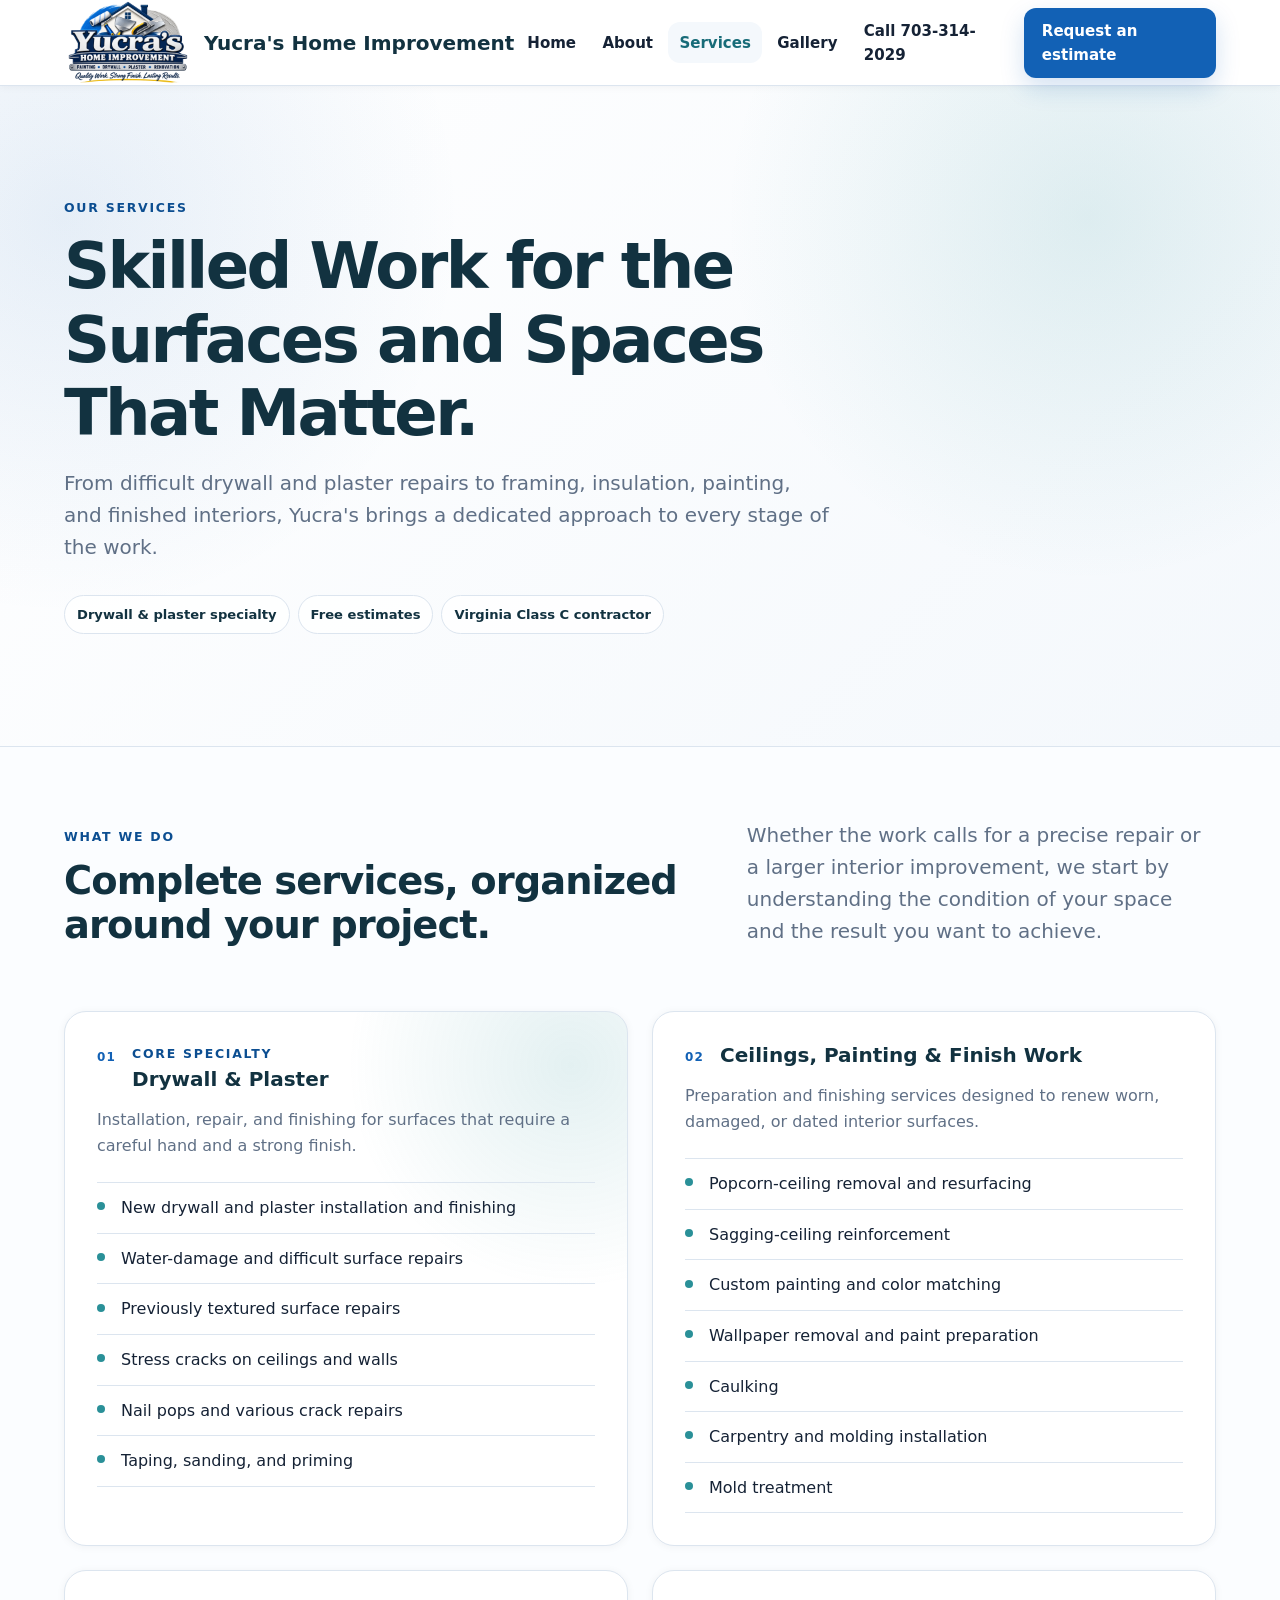
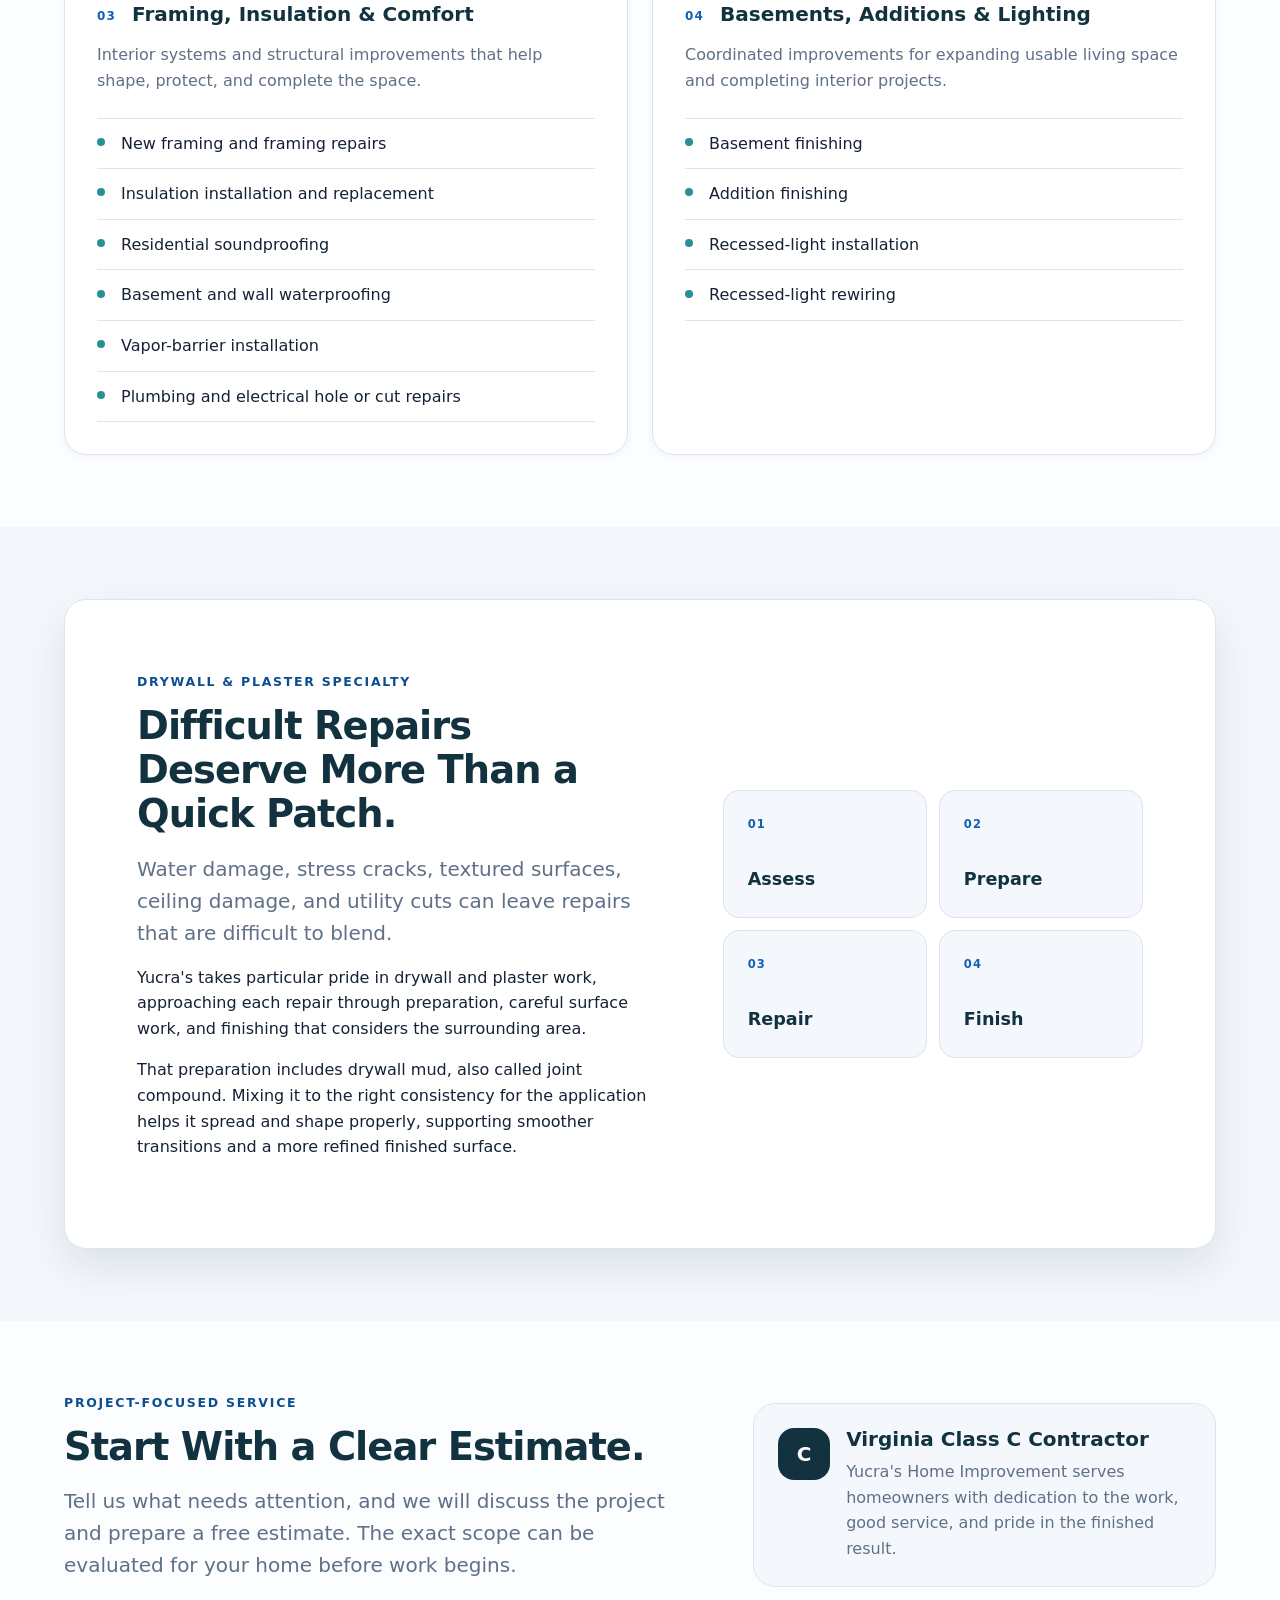
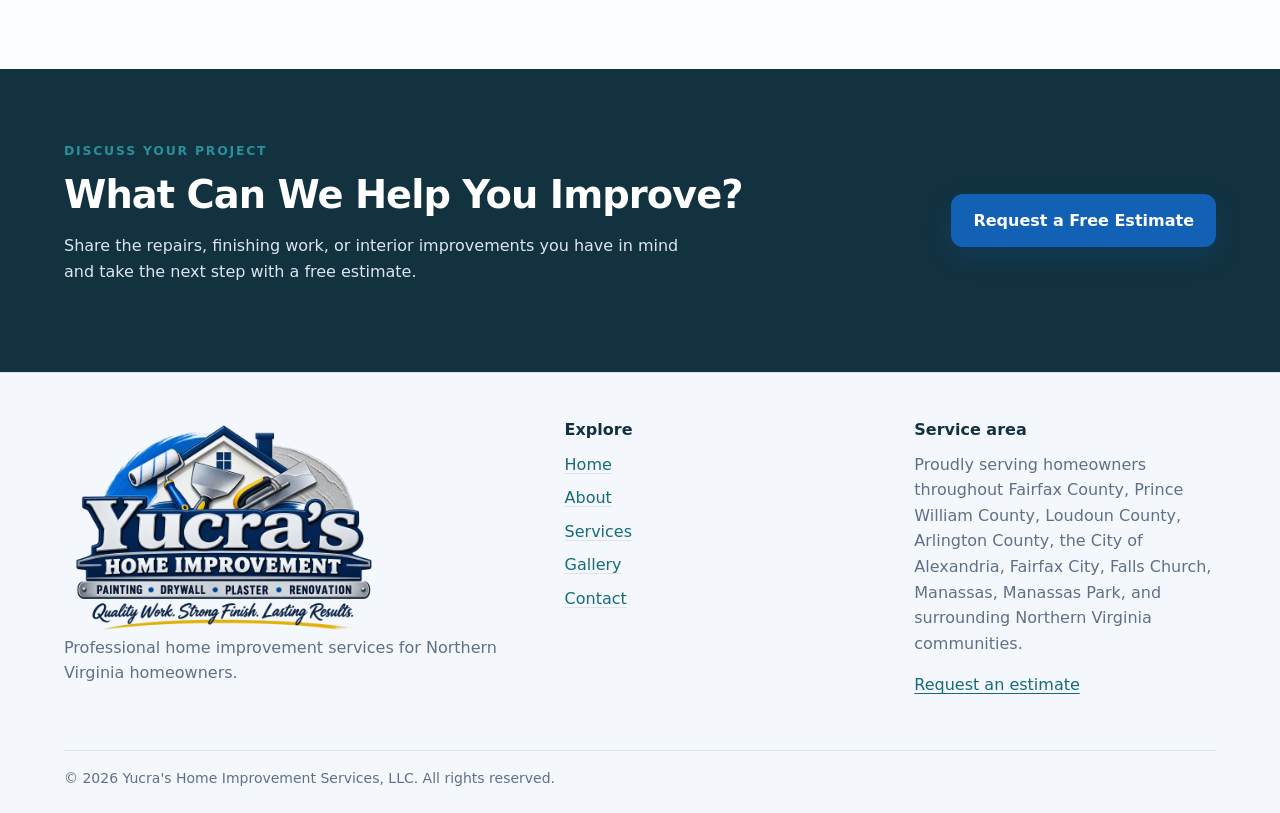
<file: services.html>
<!doctype html>
<html lang="en">
<head><meta charset="utf-8"><meta name="viewport" content="width=device-width,initial-scale=1"><meta name="description" content="Explore drywall, plaster, painting, framing, basement finishing, insulation, and interior improvement services from Yucra's Home Improvement."><title>Services | Yucra's Home Improvement</title><link rel="icon" href="favicon.svg" type="image/svg+xml"><link rel="stylesheet" href="src/css/styles.css"></head>
<body>
  <a class="skip-link" href="#main-content">Skip to main content</a>
  <header class="site-header"><div class="container site-header__inner"><a class="brand" href="index.html" aria-label="Yucra's Home Improvement, home"><img class="brand__mark brand__mark--approved" src="src/images/logo/logo_v2.png" width="1536" height="1024" alt="" decoding="async"><span class="brand__text">Yucra's Home Improvement</span></a><button class="nav-toggle" type="button" aria-expanded="false" aria-controls="site-navigation" aria-label="Open navigation"><span class="nav-toggle__icon" aria-hidden="true"></span></button><nav class="site-nav" id="site-navigation" aria-label="Primary navigation"><a href="index.html">Home</a><a href="about.html">About</a><a href="services.html" aria-current="page">Services</a><a href="gallery.html">Gallery</a><a class="header-phone" href="tel:+17033142029" aria-label="Call Yucra's Home Improvement at 703-314-2029"><span aria-hidden="true">Call</span> 703-314-2029</a><a class="button" href="contact.html#estimate-form">Request an estimate</a></nav></div></header>
  <main id="main-content">
    <section class="page-hero services-hero" aria-labelledby="services-title"><div class="container"><p class="eyebrow">Our services</p><h1 id="services-title">Skilled Work for the Surfaces and Spaces That Matter.</h1><p class="lede">From difficult drywall and plaster repairs to framing, insulation, painting, and finished interiors, Yucra's brings a dedicated approach to every stage of the work.</p><div class="services-hero__meta"><span>Drywall &amp; plaster specialty</span><span>Free estimates</span><span>Virginia Class C contractor</span></div></div></section>

    <section class="section" aria-labelledby="service-list-title"><div class="container"><div class="section-heading section-heading--split"><div><p class="eyebrow">What we do</p><h2 id="service-list-title">Complete services, organized around your project.</h2></div><p class="lede">Whether the work calls for a precise repair or a larger interior improvement, we start by understanding the condition of your space and the result you want to achieve.</p></div>
      <div class="services-grid">
        <article class="service-category service-category--featured" id="drywall-plaster"><div class="service-category__heading"><span>01</span><div><p class="eyebrow">Core specialty</p><h3>Drywall &amp; Plaster</h3></div></div><p>Installation, repair, and finishing for surfaces that require a careful hand and a strong finish.</p><ul class="service-detail-list"><li>New drywall and plaster installation and finishing</li><li>Water-damage and difficult surface repairs</li><li>Previously textured surface repairs</li><li>Stress cracks on ceilings and walls</li><li>Nail pops and various crack repairs</li><li>Taping, sanding, and priming</li></ul></article>
        <article class="service-category" id="ceilings-painting"><div class="service-category__heading"><span>02</span><h3>Ceilings, Painting &amp; Finish Work</h3></div><p>Preparation and finishing services designed to renew worn, damaged, or dated interior surfaces.</p><ul class="service-detail-list"><li>Popcorn-ceiling removal and resurfacing</li><li>Sagging-ceiling reinforcement</li><li>Custom painting and color matching</li><li>Wallpaper removal and paint preparation</li><li>Caulking</li><li>Carpentry and molding installation</li><li>Mold treatment</li></ul></article>
        <article class="service-category" id="framing-insulation"><div class="service-category__heading"><span>03</span><h3>Framing, Insulation &amp; Comfort</h3></div><p>Interior systems and structural improvements that help shape, protect, and complete the space.</p><ul class="service-detail-list"><li>New framing and framing repairs</li><li>Insulation installation and replacement</li><li>Residential soundproofing</li><li>Basement and wall waterproofing</li><li>Vapor-barrier installation</li><li>Plumbing and electrical hole or cut repairs</li></ul></article>
        <article class="service-category" id="basements-lighting"><div class="service-category__heading"><span>04</span><h3>Basements, Additions &amp; Lighting</h3></div><p>Coordinated improvements for expanding usable living space and completing interior projects.</p><ul class="service-detail-list"><li>Basement finishing</li><li>Addition finishing</li><li>Recessed-light installation</li><li>Recessed-light rewiring</li></ul></article>
      </div>
    </div></section>

    <section class="section section--soft" aria-labelledby="specialty-services-title"><div class="container specialty-panel services-specialty"><div class="specialty-panel__copy"><p class="eyebrow">Drywall &amp; plaster specialty</p><h2 id="specialty-services-title">Difficult Repairs Deserve More Than a Quick Patch.</h2><p class="lede">Water damage, stress cracks, textured surfaces, ceiling damage, and utility cuts can leave repairs that are difficult to blend.</p><p>Yucra's takes particular pride in drywall and plaster work, approaching each repair through preparation, careful surface work, and finishing that considers the surrounding area.</p><p>That preparation includes drywall mud, also called joint compound. Mixing it to the right consistency for the application helps it spread and shape properly, supporting smoother transitions and a more refined finished surface.</p></div><ol class="process-list" aria-label="Drywall and plaster service approach"><li><span>01</span><strong>Assess</strong></li><li><span>02</span><strong>Prepare</strong></li><li><span>03</span><strong>Repair</strong></li><li><span>04</span><strong>Finish</strong></li></ol></div></section>

    <section class="section" aria-labelledby="service-approach-title"><div class="container services-assurance"><div><p class="eyebrow">Project-focused service</p><h2 id="service-approach-title">Start With a Clear Estimate.</h2><p class="lede">Tell us what needs attention, and we will discuss the project and prepare a free estimate. The exact scope can be evaluated for your home before work begins.</p></div><div class="services-license"><span aria-hidden="true">C</span><div><h3>Virginia Class C Contractor</h3><p>Yucra's Home Improvement serves homeowners with dedication to the work, good service, and pride in the finished result.</p></div></div></div></section>

    <section class="section home-cta" aria-labelledby="services-cta-title"><div class="container home-cta__inner"><div><p class="eyebrow">Discuss your project</p><h2 id="services-cta-title">What Can We Help You Improve?</h2><p>Share the repairs, finishing work, or interior improvements you have in mind and take the next step with a free estimate.</p></div><a class="button" href="contact.html#estimate-form">Request a Free Estimate</a></div></section>
  </main>
  <footer class="site-footer"><div class="container"><div class="site-footer__grid"><div><a class="footer-logo-link" href="index.html" aria-label="Yucra's Home Improvement, home"><img class="footer-logo" src="src/images/logo/logo_v2.png" width="1536" height="1024" alt="" loading="lazy" decoding="async"></a><p>Professional home improvement services for Northern Virginia homeowners.</p></div><nav aria-label="Footer navigation"><h3>Explore</h3><ul class="footer-links"><li><a href="index.html">Home</a></li><li><a href="about.html">About</a></li><li><a href="services.html">Services</a></li><li><a href="gallery.html">Gallery</a></li><li><a href="contact.html">Contact</a></li></ul></nav><div><h3>Service area</h3><p>Proudly serving homeowners throughout Fairfax County, Prince William County, Loudoun County, Arlington County, the City of Alexandria, Fairfax City, Falls Church, Manassas, Manassas Park, and surrounding Northern Virginia communities.</p><a href="contact.html#estimate-form">Request an estimate</a></div></div><div class="site-footer__bottom">&copy; <span data-current-year>2026</span> Yucra's Home Improvement Services, LLC. All rights reserved.</div></div></footer>
  <script src="src/js/main.js" defer></script>
</body>
</html>
</file>
<file: src/css/styles.css>
:root {
  --color-primary-900: #123240;
  --color-primary-700: #176b78;
  --color-primary-500: #2a9098;
  --color-accent-500: #1261b5;
  --color-accent-600: #0c4e91;
  --color-accent-glow: rgb(18 97 181 / 10%);
  --color-primary-glow: rgb(42 144 152 / 13%);
  --color-ink: #152235;
  --color-muted: #607086;
  --color-surface: #fbfdff;
  --color-surface-raised: #ffffff;
  --color-surface-header: rgb(255 255 255 / 88%);
  --color-surface-soft: #f4f8fc;
  --color-border: #dce5ef;
  --color-on-accent: #ffffff;
  --font-sans: Inter, ui-sans-serif, system-ui, -apple-system, BlinkMacSystemFont, "Segoe UI", sans-serif;
  --space-1: .25rem;
  --space-2: .5rem;
  --space-3: .75rem;
  --space-4: 1rem;
  --space-5: 1.5rem;
  --space-6: 2rem;
  --space-7: 3rem;
  --space-8: 4.5rem;
  --radius-sm: .75rem;
  --radius-md: 1rem;
  --radius-lg: 1.375rem;
  --shadow-sm: 0 1px 8px rgb(7 21 37 / 5%);
  --shadow-md: 0 18px 45px rgb(7 21 37 / 10%);
  --shadow-accent: 0 10px 25px rgb(18 97 181 / 18%);
  --container: 72rem;
  --transition: 180ms ease;
}

*, *::before, *::after { box-sizing: border-box; }
html { scroll-behavior: smooth; }
body {
  margin: 0;
  color: var(--color-ink);
  background: var(--color-surface);
  font-family: var(--font-sans);
  font-size: 1rem;
  line-height: 1.6;
  -webkit-font-smoothing: antialiased;
}
body.nav-open { overflow: hidden; }
img { display: block; max-width: 100%; }
a { color: var(--color-primary-700); text-underline-offset: .2em; }
a:hover { color: var(--color-primary-900); }
h1, h2, h3 { margin: 0 0 var(--space-4); color: var(--color-primary-900); line-height: 1.15; }
h1 { font-size: clamp(2.25rem, 5vw, 4.5rem); letter-spacing: -.04em; }
h2 { font-size: clamp(1.75rem, 3vw, 2.75rem); letter-spacing: -.025em; }
h3 { font-size: 1.25rem; }
p { margin: 0 0 var(--space-4); }

.skip-link { position: fixed; left: var(--space-4); top: -5rem; z-index: 1000; padding: var(--space-3) var(--space-4); background: var(--color-primary-900); color: var(--color-on-accent); }
.skip-link:focus { top: var(--space-4); }
.container { width: min(calc(100% - 2rem), var(--container)); margin-inline: auto; }
.section { padding-block: var(--space-8); }
.section--soft { background: var(--color-surface-soft); }
.eyebrow { margin-bottom: var(--space-3); color: var(--color-accent-600); font-size: .78rem; font-weight: 800; letter-spacing: .14em; text-transform: uppercase; }
.lede { max-width: 42rem; color: var(--color-muted); font-size: clamp(1.05rem, 2vw, 1.25rem); }
.text-link { color: var(--color-primary-900); font-weight: 800; text-decoration: none; }
.text-link span { margin-left: var(--space-1); color: var(--color-accent-500); }

.button { display: inline-flex; min-height: 3rem; align-items: center; justify-content: center; padding: .75rem 1.25rem; border: 2px solid transparent; border-radius: var(--radius-sm); background: var(--color-accent-500); box-shadow: var(--shadow-accent); color: var(--color-on-accent); font-weight: 750; text-decoration: none; transition: background var(--transition), box-shadow var(--transition), transform var(--transition); }
.button:hover { background: var(--color-accent-600); color: var(--color-on-accent); transform: translateY(-1px); }
.button--outline { border-color: var(--color-primary-700); background: transparent; box-shadow: none; color: var(--color-primary-700); }
.button--outline:hover { background: var(--color-primary-700); color: var(--color-on-accent); }

.site-header { position: sticky; top: 0; z-index: 100; border-bottom: 1px solid var(--color-border); background: var(--color-surface-header); box-shadow: var(--shadow-sm); backdrop-filter: blur(18px); }
.site-header__inner { min-height: 4.75rem; display: flex; align-items: center; justify-content: space-between; gap: var(--space-5); }
.brand { display: inline-flex; align-items: center; gap: var(--space-3); color: var(--color-primary-900); font-weight: 850; line-height: 1.05; text-decoration: none; }
.brand__mark { display: grid; width: 2.5rem; aspect-ratio: 1; place-items: center; border-radius: var(--radius-sm); background: linear-gradient(135deg, var(--color-accent-500), var(--color-primary-500)); box-shadow: var(--shadow-accent); color: var(--color-on-accent); font-size: .85rem; letter-spacing: .04em; }
.site-header .brand__mark--approved { width: 8rem; height: auto; aspect-ratio: auto; object-fit: contain; background: var(--color-surface-raised); box-shadow: none; }
.site-header .brand__text { display: block; color: var(--color-primary-900); font-size: 1.25rem; font-weight: 700; line-height: 1.2; white-space: nowrap; }
.nav-toggle { display: none; width: 2.75rem; height: 2.75rem; border: 1px solid var(--color-border); border-radius: var(--radius-sm); background: var(--color-surface-raised); color: var(--color-primary-900); cursor: pointer; }
.nav-toggle__icon,
.nav-toggle__icon::before,
.nav-toggle__icon::after { display: block; width: 1.25rem; height: 2px; border-radius: 999px; background: currentColor; transition: transform var(--transition), opacity var(--transition); }
.nav-toggle__icon { position: relative; }
.nav-toggle__icon::before,
.nav-toggle__icon::after { position: absolute; left: 0; content: ""; }
.nav-toggle__icon::before { transform: translateY(-.4rem); }
.nav-toggle__icon::after { transform: translateY(.4rem); }
.nav-toggle[aria-expanded="true"] .nav-toggle__icon { background: transparent; }
.nav-toggle[aria-expanded="true"] .nav-toggle__icon::before { transform: rotate(45deg); }
.nav-toggle[aria-expanded="true"] .nav-toggle__icon::after { transform: rotate(-45deg); }
.site-nav { display: flex; align-items: center; gap: .25rem; }
.site-nav a { padding: .55rem .7rem; border-radius: var(--radius-sm); color: var(--color-ink); font-size: .94rem; font-weight: 700; text-decoration: none; }
.site-nav a:hover, .site-nav a[aria-current="page"] { background: var(--color-surface-soft); color: var(--color-primary-700); }
.site-nav .button { margin-left: var(--space-2); padding-inline: 1rem; color: var(--color-on-accent); }

.page-hero { padding-block: clamp(4rem, 9vw, 7rem); border-bottom: 1px solid var(--color-border); background: radial-gradient(circle at 85% 20%, var(--color-primary-glow), transparent 30%), radial-gradient(circle at 5% 20%, var(--color-accent-glow), transparent 30%), linear-gradient(135deg, var(--color-surface-raised), var(--color-surface-soft)); color: var(--color-ink); }
.page-hero h1 { max-width: 52rem; color: var(--color-primary-900); }
.page-hero .lede { color: var(--color-muted); }
.page-placeholder { min-height: 24rem; }

.about-hero__grid { display: grid; grid-template-columns: minmax(0, 1fr) minmax(14rem, .35fr); gap: var(--space-8); align-items: center; }
.experience-highlight { display: grid; padding: var(--space-6); border: 1px solid var(--color-border); border-radius: var(--radius-lg); background: var(--color-surface-header); box-shadow: var(--shadow-sm); }
.experience-highlight strong { color: var(--color-accent-500); font-size: clamp(3.5rem, 8vw, 6rem); line-height: .95; letter-spacing: -.06em; }
.experience-highlight span { margin-top: var(--space-3); color: var(--color-primary-900); font-size: 1.1rem; font-weight: 800; line-height: 1.25; }
.experience-highlight small { margin-top: var(--space-2); color: var(--color-muted); font-weight: 700; }
.about-story { display: grid; grid-template-columns: minmax(0, .85fr) minmax(0, 1.15fr); gap: var(--space-8); align-items: start; }
.about-story__copy { max-width: 42rem; }
.about-specialty { box-shadow: var(--shadow-sm); }
.craft-principles { display: grid; gap: var(--space-3); }
.craft-principles div { padding: var(--space-5); border: 1px solid var(--color-border); border-radius: var(--radius-md); background: var(--color-surface-soft); }
.craft-principles span { color: var(--color-accent-500); font-size: .72rem; font-weight: 900; letter-spacing: .1em; }
.craft-principles h3 { margin: var(--space-2) 0; }
.craft-principles p { margin: 0; color: var(--color-muted); }
.about-process { display: grid; margin: 0; padding: 0; grid-template-columns: repeat(2, minmax(0, 1fr)); gap: var(--space-4); list-style: none; }
.about-process li { display: grid; grid-template-columns: auto 1fr; gap: var(--space-4); padding: var(--space-5); border: 1px solid var(--color-border); border-radius: var(--radius-md); background: var(--color-surface-raised); box-shadow: var(--shadow-sm); }
.about-process span { color: var(--color-accent-500); font-size: .75rem; font-weight: 900; letter-spacing: .1em; }
.about-process h3 { margin-bottom: var(--space-2); }
.about-process p { margin: 0; color: var(--color-muted); }
.about-proof { display: grid; grid-template-columns: repeat(2, minmax(0, 1fr)); gap: var(--space-5); }
.about-proof article { padding: var(--space-6); border: 1px solid var(--color-border); border-radius: var(--radius-lg); background: var(--color-surface-raised); }
.about-proof p { margin: 0; color: var(--color-muted); }

.services-hero .lede { max-width: 48rem; }
.services-hero__meta { display: flex; flex-wrap: wrap; gap: var(--space-2); margin-top: var(--space-6); }
.services-hero__meta span { padding: var(--space-2) var(--space-3); border: 1px solid var(--color-border); border-radius: 999px; background: var(--color-surface-header); color: var(--color-primary-900); font-size: .82rem; font-weight: 800; }
.services-grid { display: grid; grid-template-columns: repeat(2, minmax(0, 1fr)); gap: var(--space-5); }
.service-category { padding: var(--space-6); border: 1px solid var(--color-border); border-radius: var(--radius-lg); background: var(--color-surface-raised); box-shadow: var(--shadow-sm); scroll-margin-top: 6rem; }
.service-category:target { border-color: var(--color-primary-500); box-shadow: 0 0 0 4px var(--color-primary-glow), var(--shadow-sm); }
.service-category--featured { background: radial-gradient(circle at 90% 10%, var(--color-primary-glow), transparent 32%), var(--color-surface-raised); }
.service-category__heading { display: flex; gap: var(--space-4); align-items: flex-start; }
.service-category__heading > span { margin-top: .25rem; color: var(--color-accent-500); font-size: .75rem; font-weight: 900; letter-spacing: .1em; }
.service-category__heading .eyebrow { margin-bottom: var(--space-1); }
.service-category > p { color: var(--color-muted); }
.service-detail-list { margin: var(--space-5) 0 0; padding: 0; border-top: 1px solid var(--color-border); list-style: none; }
.service-detail-list li { position: relative; padding: var(--space-3) 0 var(--space-3) var(--space-5); border-bottom: 1px solid var(--color-border); }
.service-detail-list li::before { position: absolute; top: 1.2rem; left: 0; width: .5rem; height: .5rem; border-radius: 50%; background: var(--color-primary-500); content: ""; }
.services-specialty { box-shadow: var(--shadow-sm); }
.services-assurance { display: grid; grid-template-columns: minmax(0, 1fr) minmax(20rem, .75fr); gap: var(--space-8); align-items: center; }
.services-assurance > div:first-child { max-width: 42rem; }
.services-license { display: grid; grid-template-columns: auto 1fr; gap: var(--space-4); padding: var(--space-5); border: 1px solid var(--color-border); border-radius: var(--radius-lg); background: var(--color-surface-soft); }
.services-license > span { display: grid; width: 3.25rem; height: 3.25rem; place-items: center; border-radius: var(--radius-md); background: var(--color-primary-900); color: var(--color-on-accent); font-size: 1.25rem; font-weight: 900; }
.services-license h3 { margin-bottom: var(--space-2); }
.services-license p { margin: 0; color: var(--color-muted); }

.gallery-hero { padding-block: clamp(3.5rem, 7vw, 5.5rem); }
.gallery-toolbar { display: flex; align-items: center; justify-content: space-between; gap: var(--space-5); margin-bottom: var(--space-6); }
.gallery-filters { display: flex; flex-wrap: wrap; gap: var(--space-2); }
.gallery-filters button { min-height: 2.75rem; padding: .6rem 1rem; border: 1px solid var(--color-border); border-radius: 999px; background: var(--color-surface-raised); color: var(--color-ink); font: inherit; font-size: .9rem; font-weight: 750; cursor: pointer; transition: border-color var(--transition), background var(--transition), color var(--transition); }
.gallery-filters button:hover { border-color: var(--color-primary-500); color: var(--color-primary-700); }
.gallery-filters button[aria-pressed="true"] { border-color: var(--color-primary-700); background: var(--color-primary-700); color: var(--color-on-accent); }
.gallery-status { margin: 0; color: var(--color-muted); font-size: .9rem; white-space: nowrap; }
.project-gallery { display: grid; grid-template-columns: repeat(3, minmax(0, 1fr)); gap: var(--space-5); align-items: start; }
.gallery-card { overflow: hidden; margin: 0; border: 1px solid var(--color-border); border-radius: var(--radius-lg); background: var(--color-surface-raised); box-shadow: var(--shadow-sm); transition: border-color var(--transition), box-shadow var(--transition), transform var(--transition); }
.gallery-card:hover { border-color: var(--color-primary-500); box-shadow: var(--shadow-md); transform: translateY(-2px); }
.gallery-card[hidden] { display: none; }
.gallery-card img { width: 100%; height: auto; aspect-ratio: 3 / 4; object-fit: cover; background: var(--color-surface-soft); }
.gallery-card figcaption { padding: var(--space-4) var(--space-5) var(--space-5); color: var(--color-primary-900); font-weight: 800; line-height: 1.35; }
.gallery-card figcaption span { display: block; margin-bottom: var(--space-2); color: var(--color-accent-600); font-size: .72rem; font-weight: 850; letter-spacing: .1em; text-transform: uppercase; }

.sr-only { position: absolute; width: 1px; height: 1px; overflow: hidden; padding: 0; border: 0; margin: -1px; clip: rect(0, 0, 0, 0); white-space: nowrap; }
.estimate-hero { padding-block: clamp(3.5rem, 7vw, 5.5rem); }
.estimate-layout { display: grid; grid-template-columns: minmax(0, 1.35fr) minmax(18rem, .65fr); gap: var(--space-8); align-items: start; }
.estimate-form-panel { min-width: 0; padding: var(--space-7); border: 1px solid var(--color-border); border-radius: var(--radius-lg); background: var(--color-surface-raised); box-shadow: var(--shadow-sm); scroll-margin-top: 6rem; }
.estimate-form-panel:target { border-color: var(--color-primary-500); box-shadow: 0 0 0 4px var(--color-primary-glow), var(--shadow-sm); }
.estimate-form-panel .section-heading { margin-bottom: var(--space-6); }
.estimate-form-panel .section-heading > p:last-child { color: var(--color-muted); }
.estimate-form { position: relative; display: grid; gap: var(--space-5); }
.form-honeypot { position: absolute; left: -10000px; width: 1px; height: 1px; overflow: hidden; }
.form-grid { display: grid; grid-template-columns: repeat(2, minmax(0, 1fr)); gap: var(--space-5); }
.form-field { display: grid; gap: var(--space-2); margin: 0; padding: 0; border: 0; }
.form-field label, .form-field legend { color: var(--color-primary-900); font-weight: 800; }
.form-field input, .form-field select, .form-field textarea { width: 100%; min-height: 3rem; padding: .75rem .875rem; border: 1px solid var(--color-border); border-radius: var(--radius-sm); background: var(--color-surface-raised); color: var(--color-ink); font: inherit; transition: border-color var(--transition), box-shadow var(--transition); }
.form-field textarea { min-height: 7rem; resize: vertical; }
.form-field input:hover, .form-field select:hover, .form-field textarea:hover { border-color: var(--color-primary-500); }
.form-field input:focus, .form-field select:focus, .form-field textarea:focus { border-color: var(--color-accent-500); box-shadow: 0 0 0 3px var(--color-accent-glow); outline: 0; }
.form-field small { color: var(--color-muted); }
.form-options > div { display: flex; flex-wrap: wrap; gap: var(--space-3); }
.form-options label { display: inline-flex; min-height: 2.75rem; align-items: center; gap: var(--space-2); padding: .55rem .8rem; border: 1px solid var(--color-border); border-radius: var(--radius-sm); cursor: pointer; }
.form-options input { width: 1.1rem; min-height: auto; height: 1.1rem; margin: 0; }
.form-consent { display: grid; grid-template-columns: auto 1fr; gap: var(--space-3); align-items: start; padding: var(--space-4); border-radius: var(--radius-sm); background: var(--color-surface-soft); }
.form-consent input { width: 1.2rem; height: 1.2rem; margin-top: .2rem; accent-color: var(--color-accent-500); }
.form-consent label { font-weight: 700; }
.form-actions { display: flex; align-items: center; gap: var(--space-4); }
.form-actions .button { border: 0; cursor: pointer; }
.form-actions .button:disabled { cursor: wait; opacity: .7; transform: none; }
.form-status { margin: 0; color: var(--color-muted); font-weight: 700; }
.form-status[data-state="success"] { color: var(--color-primary-700); }
.form-status[data-state="error"] { color: #a52a2a; }
.estimate-expectations { position: sticky; top: 6.5rem; padding: var(--space-6); border: 1px solid var(--color-border); border-radius: var(--radius-lg); background: var(--color-surface-soft); }
.estimate-expectations ol { display: grid; gap: var(--space-5); margin: var(--space-6) 0; padding: 0; list-style: none; }
.estimate-expectations li { display: grid; grid-template-columns: auto 1fr; gap: var(--space-3); }
.estimate-expectations li > span { color: var(--color-accent-500); font-size: .75rem; font-weight: 900; letter-spacing: .1em; }
.estimate-expectations h3 { margin-bottom: var(--space-2); font-size: 1.05rem; }
.estimate-expectations li p { margin: 0; color: var(--color-muted); }
.estimate-note { margin: 0; padding-top: var(--space-4); border-top: 1px solid var(--color-border); color: var(--color-muted); font-size: .9rem; }

.home-hero { min-height: min(46rem, calc(100vh - 4.75rem)); display: grid; align-items: center; }
.home-hero__inner { display: grid; width: min(calc(100% - 2rem), var(--container)); align-items: center; }
.home-hero__content { min-width: 0; }
.home-hero h1 { max-width: 60rem; }
.home-hero .lede { max-width: 48rem; }
.button-group { display: flex; flex-wrap: wrap; gap: var(--space-4); margin-top: var(--space-6); }
.intro-grid { display: grid; grid-template-columns: minmax(0, .9fr) minmax(0, 1.1fr); gap: var(--space-8); align-items: start; }
.intro-copy { max-width: 38rem; }
.section-heading { max-width: 44rem; margin-bottom: var(--space-7); }
.section-heading--split { display: grid; max-width: none; grid-template-columns: minmax(0, 1.15fr) minmax(18rem, .85fr); gap: var(--space-7); align-items: end; }
.section-heading--split .button { margin-top: var(--space-3); }
.service-grid { display: grid; grid-template-columns: repeat(2, minmax(0, 1fr)); gap: var(--space-5); }
.service-card { display: flex; min-height: 20rem; flex-direction: column; padding: var(--space-6); border: 1px solid var(--color-border); border-radius: var(--radius-lg); background: var(--color-surface-raised); box-shadow: var(--shadow-sm); }
.service-card__number { margin-bottom: var(--space-6); color: var(--color-accent-500); font-size: .75rem; font-weight: 900; letter-spacing: .1em; }
.service-card p { color: var(--color-muted); }
.service-card .text-link { margin-top: auto; }
.specialty-panel { display: grid; grid-template-columns: minmax(0, 1.1fr) minmax(20rem, .9fr); gap: var(--space-8); align-items: center; padding: var(--space-8); border: 1px solid var(--color-border); border-radius: var(--radius-lg); background: var(--color-surface-raised); box-shadow: var(--shadow-md); }
.specialty-panel__copy { max-width: 42rem; }
.process-list { display: grid; margin: 0; padding: 0; grid-template-columns: repeat(2, minmax(0, 1fr)); gap: var(--space-3); list-style: none; }
.process-list li { display: grid; min-height: 8rem; align-content: space-between; padding: var(--space-5); border: 1px solid var(--color-border); border-radius: var(--radius-md); background: var(--color-surface-soft); }
.process-list span { color: var(--color-accent-500); font-size: .72rem; font-weight: 900; letter-spacing: .1em; }
.process-list strong { color: var(--color-primary-900); font-size: 1.1rem; }
.feature-list { display: grid; grid-template-columns: repeat(2, minmax(0, 1fr)); border-top: 1px solid var(--color-border); }
.feature-list article { padding: var(--space-6) var(--space-6) var(--space-6) 0; border-bottom: 1px solid var(--color-border); }
.feature-list article:nth-child(odd) { padding-right: var(--space-7); border-right: 1px solid var(--color-border); }
.feature-list article:nth-child(even) { padding-left: var(--space-7); }
.feature-list p { margin-bottom: 0; color: var(--color-muted); }
.about-preview { display: grid; grid-template-columns: minmax(0, .9fr) minmax(0, 1.1fr); gap: var(--space-8); align-items: center; }
.home-cta { background: var(--color-primary-900); color: var(--color-on-accent); }
.home-cta__inner { display: flex; align-items: center; justify-content: space-between; gap: var(--space-7); }
.home-cta h2 { color: var(--color-on-accent); }
.home-cta p:not(.eyebrow) { max-width: 40rem; color: var(--color-border); }
.home-cta .eyebrow { color: var(--color-primary-500); }

.site-footer { padding-block: var(--space-7) var(--space-5); border-top: 1px solid var(--color-border); background: var(--color-surface-soft); color: var(--color-muted); }
.site-footer__grid { display: grid; grid-template-columns: 1.5fr 1fr 1fr; gap: var(--space-7); }
.footer-logo-link { display: block; width: fit-content; border-radius: var(--radius-sm); }
.footer-logo { width: min(100%, 20rem); height: auto; border-radius: var(--radius-md); mix-blend-mode: multiply; }
.site-footer .brand, .site-footer h2, .site-footer h3 { color: var(--color-primary-900); }
.site-footer a { color: var(--color-primary-700); }
.site-footer h3 { margin-bottom: var(--space-3); font-size: 1rem; }
.footer-links { margin: 0; padding: 0; list-style: none; }
.footer-links li + li { margin-top: var(--space-2); }
.footer-links a { text-decoration-color: var(--color-border); }
.site-footer__bottom { margin-top: var(--space-7); padding-top: var(--space-4); border-top: 1px solid var(--color-border); font-size: .875rem; }

:focus-visible { outline: 3px solid var(--color-accent-500); outline-offset: 3px; }
@media (max-width: 52rem) {
  .nav-toggle { display: grid; place-items: center; }
  .site-header .brand__mark--approved { width: 7rem; }
  .site-header .brand__text { font-size: 1.125rem; }
  .site-nav { position: absolute; top: calc(100% + 1px); left: 0; right: 0; display: none; align-items: stretch; padding: var(--space-4); border-bottom: 1px solid var(--color-border); background: var(--color-surface-raised); box-shadow: var(--shadow-md); }
  .site-nav.is-open { display: grid; }
  .site-nav a { padding: var(--space-3); }
  .site-nav .button { margin: var(--space-2) 0 0; }
  .home-hero { min-height: auto; }
  .intro-grid, .section-heading--split, .service-grid, .specialty-panel, .feature-list, .about-preview, .about-hero__grid, .about-story, .services-grid, .services-assurance { grid-template-columns: 1fr; }
  .project-gallery { grid-template-columns: repeat(2, minmax(0, 1fr)); }
  .estimate-layout { grid-template-columns: 1fr; }
  .estimate-expectations { position: static; }
  .gallery-toolbar { align-items: flex-start; flex-direction: column; }
  .gallery-status { white-space: normal; }
  .about-hero__grid, .about-story { gap: var(--space-6); }
  .experience-highlight { max-width: 20rem; }
  .intro-grid { gap: var(--space-5); }
  .specialty-panel { gap: var(--space-6); padding: var(--space-6); }
  .feature-list article, .feature-list article:nth-child(odd), .feature-list article:nth-child(even) { padding: var(--space-5) 0; border-right: 0; }
  .home-cta__inner { align-items: flex-start; flex-direction: column; }
  .site-footer__grid { grid-template-columns: 1fr; gap: var(--space-6); }
  .footer-logo { width: min(100%, 16rem); }
}
@media (max-width: 32rem) {
  .site-header .brand__text { display: none; }
  .button-group { align-items: stretch; flex-direction: column; }
  .button-group .button { width: 100%; }
  .process-list { grid-template-columns: 1fr; }
  .about-process, .about-proof { grid-template-columns: 1fr; }
  .about-process li { grid-template-columns: 1fr; }
  .project-gallery { grid-template-columns: 1fr; }
  .gallery-filters { align-items: stretch; flex-direction: column; width: 100%; }
  .gallery-filters button { width: 100%; }
  .estimate-form-panel { padding: var(--space-5); }
  .form-grid { grid-template-columns: 1fr; }
  .form-options > div, .form-actions { align-items: stretch; flex-direction: column; }
  .form-options label, .form-actions .button { width: 100%; }
}
@media (min-width: 52.0625rem) {
  body.nav-open { overflow: auto; }
}
@media (min-width: 52.0625rem) and (max-width: 60rem) {
  .site-header .brand__text { font-size: 1rem; }
}
@media (prefers-reduced-motion: reduce) {
  html { scroll-behavior: auto; }
  *, *::before, *::after { transition-duration: .01ms !important; }
}
</file>
